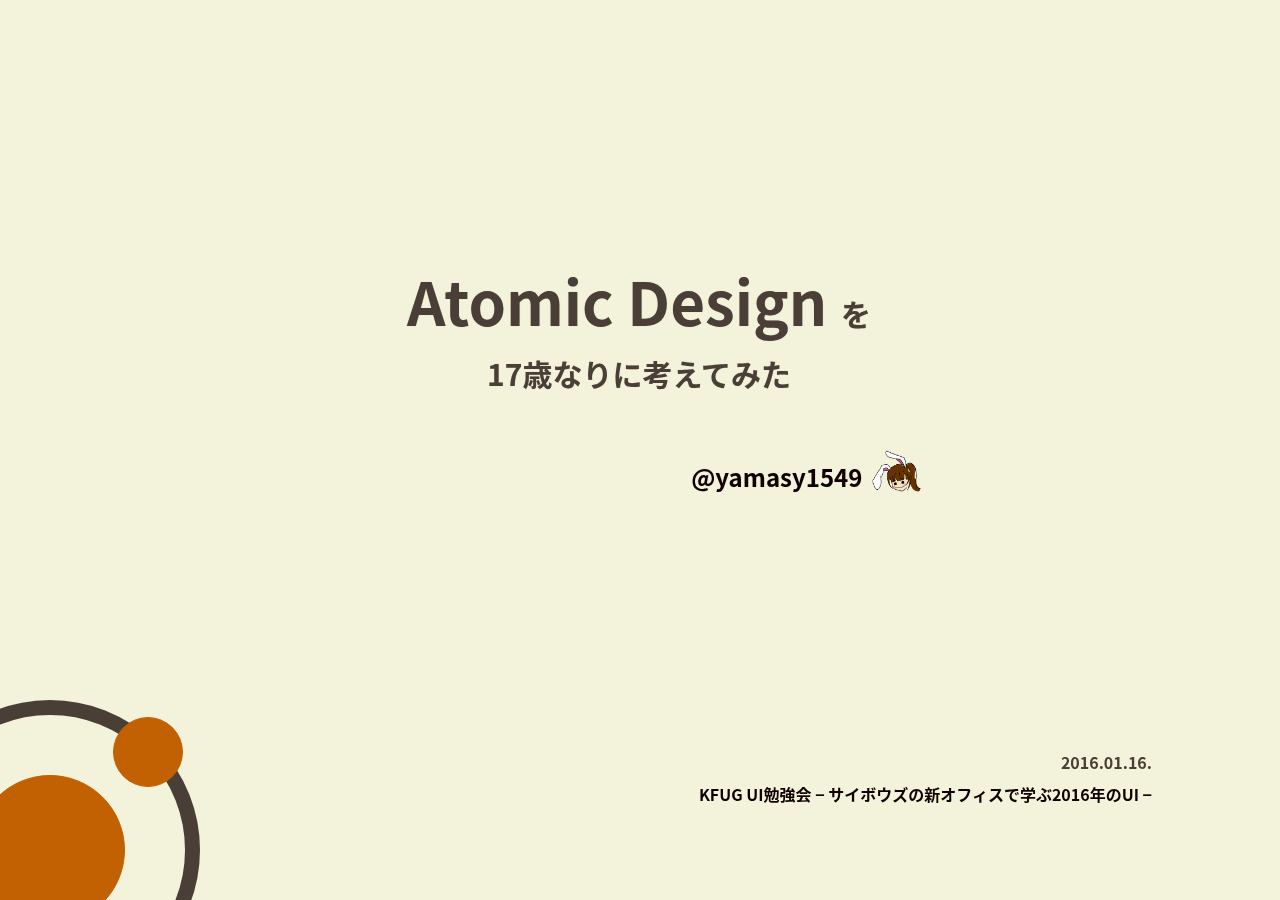
<file: index.html>
<!DOCTYPE html>
<html lang="ja">
<head>
  <meta charset="UTF-8">
  <link rel="stylesheet" href="css/style.css">
  <title>kansai-ug</title>
</head>
<body>

  <h1 class="title">Atomic Design <small>を<br>17歳なりに考えてみた</small></h1>
  <p class="name">@yamasy1549</p>
  <div class="info">
    <p><time pubdate="2016-1-16">2016.01.16.</time></p>
    <p>KFUG UI勉強会 − サイボウズの新オフィスで学ぶ2016年のUI −</p>
  </div>

  <div id="atom"></div>

  <script>
    function lrPage() {
      if(event.keyCode == 39) location.href = "./about.html";
    }
    window.document.onkeydown = lrPage;
  </script>
</body>
</html>
</file>
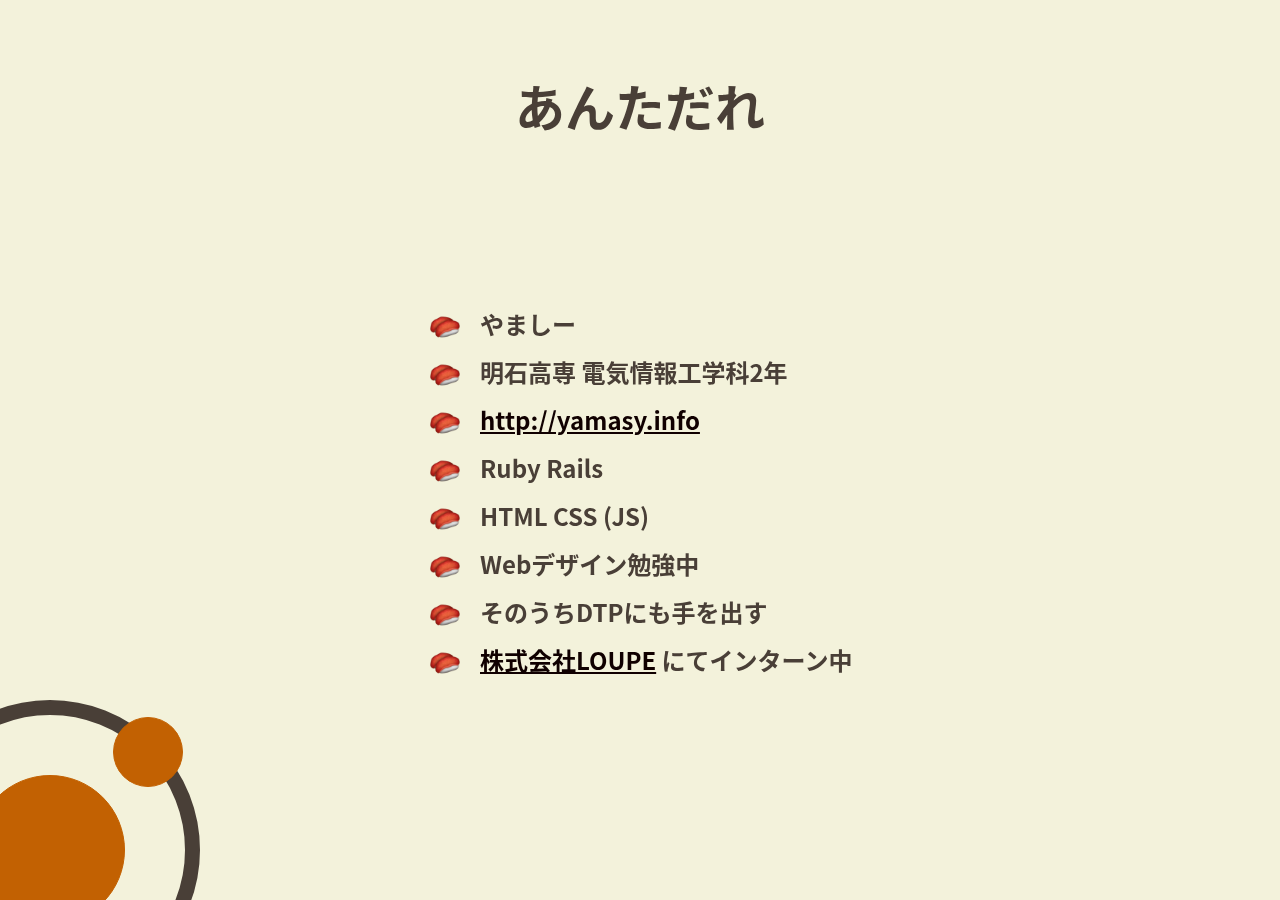
<file: about.html>
<!DOCTYPE html>
<html lang="ja">
<head>
  <meta charset="UTF-8">
  <link rel="stylesheet" href="css/style.css">
  <title>kansai-ug</title>
</head>
<body>

  <h1 class="heading">あんただれ</h1>
  <ul class="myself">
    <li>やましー</li>
    <li>明石高専 電気情報工学科2年</li>
    <li><a href="http://yamasy.info">http://yamasy.info</a></li>
    <li>Ruby Rails</li>
    <li>HTML CSS (JS)</li>
    <li>Webデザイン勉強中</li>
    <li>そのうちDTPにも手を出す</li>
    <li><a href="http://lo-upe.com">株式会社LOUPE</a> にてインターン中</li>
  </ul>

  <div id="atom"></div>

  <script>
    function lrPage() {
      if(event.keyCode == 37) location.href = "./index.html";
      if(event.keyCode == 39) location.href = "./atomicdesign.html";
    }
    window.document.onkeydown = lrPage;
  </script>
</body>
</html>
</file>
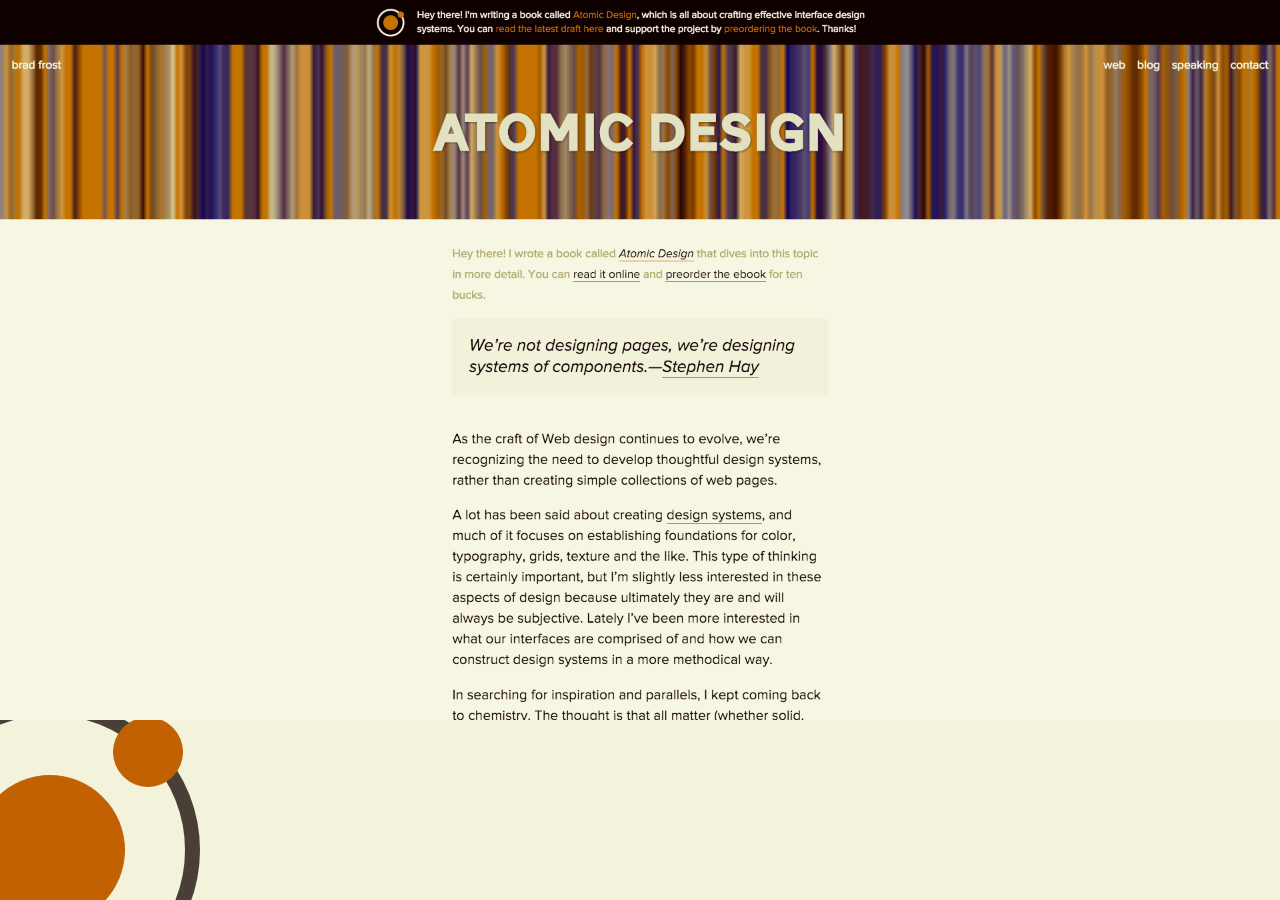
<file: atomicdesign.html>
<!DOCTYPE html>
<html lang="ja">
<head>
  <meta charset="UTF-8">
  <link rel="stylesheet" href="css/style.css">
  <title>kansai-ug</title>
</head>
<body>

  <img src="./images/atomicdesign-web.png" alt="Atomic designのサイト" class="full">

  <div id="atom"></div>

  <script>
    function lrPage() {
      if(event.keyCode == 37) location.href = "./about.html";
      if(event.keyCode == 39) location.href = "./structure.html";
    }
    window.document.onkeydown = lrPage;
  </script>
</body>
</html>
</file>
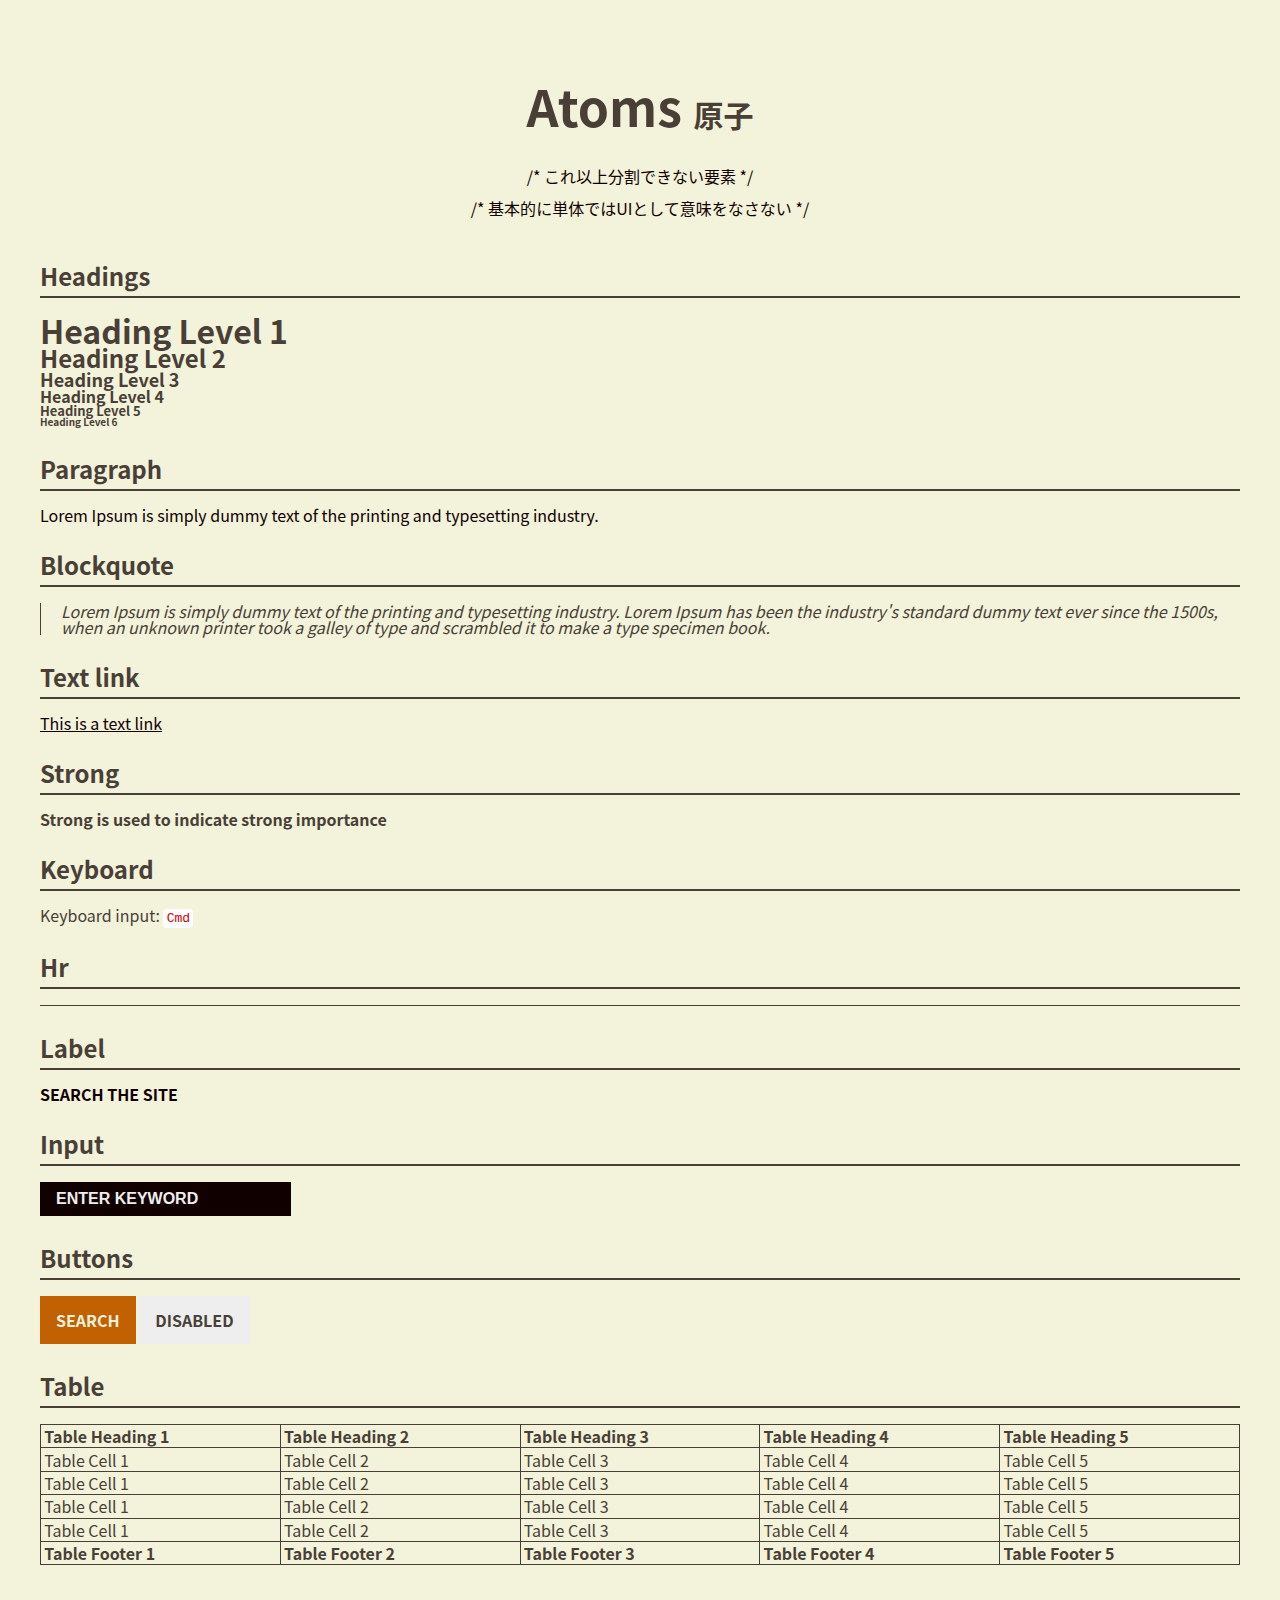
<file: atoms.html>
<!DOCTYPE html>
<html lang="ja">
<head>
  <meta charset="UTF-8">
  <link rel="stylesheet" href="css/style.css">
  <link rel="stylesheet" href="css/atoms/style.css">
  <title>kansai-ug</title>
</head>
<body>
  <h1 class="heading">Atoms <small>原子</small></h1>
  <p class="lead">
    /* これ以上分割できない要素 */
    <br>
    /* 基本的に単体ではUIとして意味をなさない */
  </p>

  <div class="wrapper">
    <h2 class="subheading">Headings</h2>
    <h1>Heading Level 1</h1>
    <h2>Heading Level 2</h2>
    <h3>Heading Level 3</h3>
    <h4>Heading Level 4</h4>
    <h5>Heading Level 5</h5>
    <h6>Heading Level 6</h6>

    <h2 class="subheading">Paragraph</h2>
    <p>Lorem Ipsum is simply dummy text of the printing and typesetting industry.</p>

    <h2 class="subheading">Blockquote</h2>
    <blockquote>
      Lorem Ipsum is simply dummy text of the printing and typesetting industry.
      Lorem Ipsum has been the industry's standard dummy text ever since the 1500s, when an unknown printer took a galley of type and scrambled it to make a type specimen book.
    </blockquote>

    <h2 class="subheading">Text link</h2>
    <a href="">This is a text link</a>

    <h2 class="subheading">Strong</h2>
    <strong>Strong is used to indicate strong importance</strong>

    <h2 class="subheading">Keyboard</h2>
    Keyboard input: <kbd>Cmd</kbd>

    <h2 class="subheading">Hr</h2>
    <hr>

    <h2 class="subheading">Label</h2>
    <label for="keywordInput" class="label">SEARCH THE SITE</label>

    <h2 class="subheading">Input</h2>
    <input type="text" id="keywordInput" placeholder="ENTER KEYWORD" class="input">

    <h2 class="subheading">Buttons</h2>
    <a class="btn" href="">SEARCH</a>
    <a class="btn disabled" href="">DISABLED</a>

    <h2 class="subheading">Table</h2>
    <table>
      <thead>
        <tr>
          <th>Table Heading 1</th>
          <th>Table Heading 2</th>
          <th>Table Heading 3</th>
          <th>Table Heading 4</th>
          <th>Table Heading 5</th>
        </tr>
      </thead>
      <tfoot>
        <tr>
          <th>Table Footer 1</th>
          <th>Table Footer 2</th>
          <th>Table Footer 3</th>
          <th>Table Footer 4</th>
          <th>Table Footer 5</th>
        </tr>
      </tfoot>
      <tbody>
        <tr>
          <td>Table Cell 1</td>
          <td>Table Cell 2</td>
          <td>Table Cell 3</td>
          <td>Table Cell 4</td>
          <td>Table Cell 5</td>
        </tr>
        <tr>
          <td>Table Cell 1</td>
          <td>Table Cell 2</td>
          <td>Table Cell 3</td>
          <td>Table Cell 4</td>
          <td>Table Cell 5</td>
        </tr>
        <tr>
          <td>Table Cell 1</td>
          <td>Table Cell 2</td>
          <td>Table Cell 3</td>
          <td>Table Cell 4</td>
          <td>Table Cell 5</td>
        </tr>
        <tr>
          <td>Table Cell 1</td>
          <td>Table Cell 2</td>
          <td>Table Cell 3</td>
          <td>Table Cell 4</td>
          <td>Table Cell 5</td>
        </tr>
      </tbody>
    </table>
  </div>

  <script>
    function lrPage() {
      if(event.keyCode == 37) location.href = "./structure.html";
      if(event.keyCode == 39) location.href = "./molecules.html";
    }
    window.document.onkeydown = lrPage;
  </script>
</body>
</html>
</file>
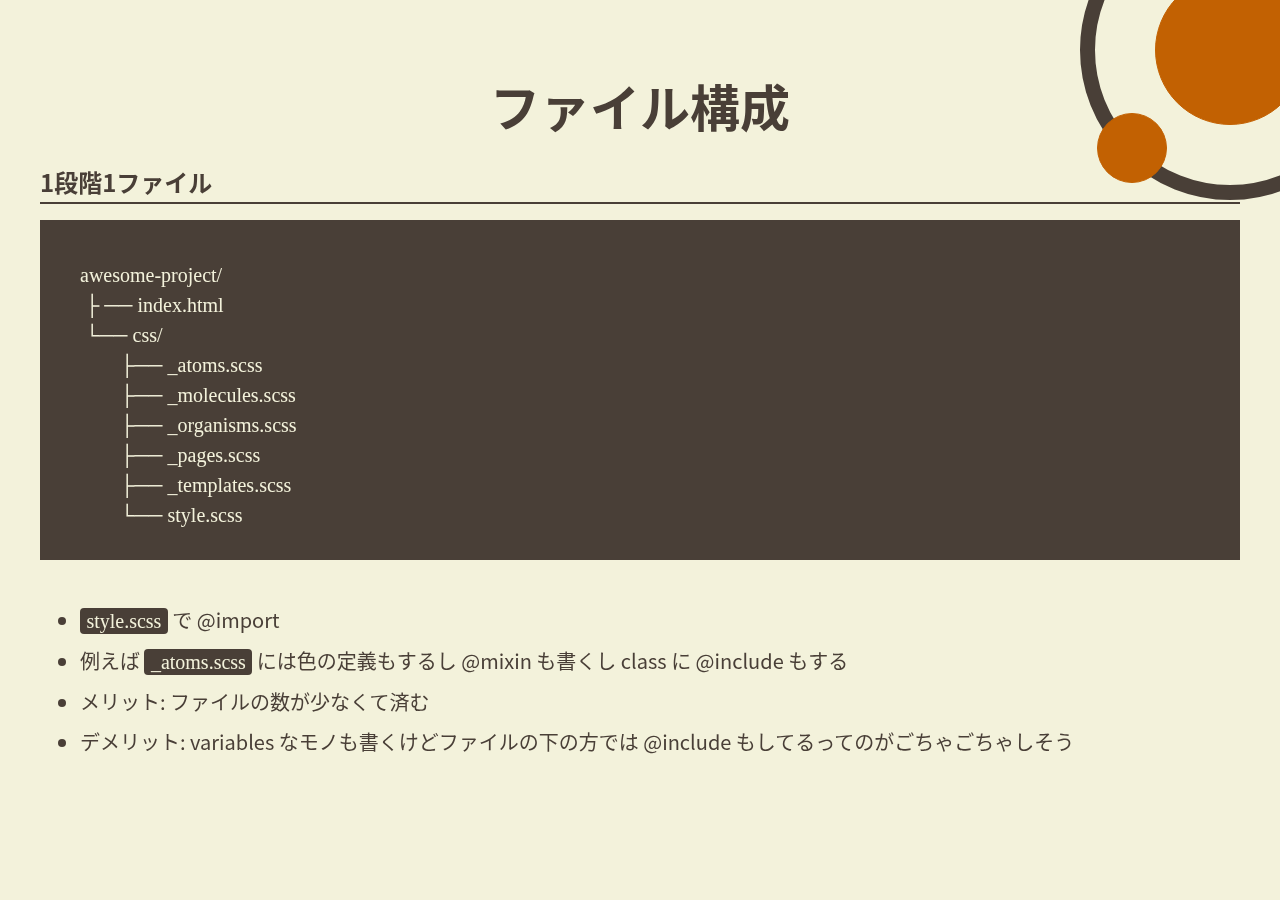
<file: files1.html>
<!DOCTYPE html>
<html lang="ja">
<head>
  <meta charset="UTF-8">
  <link rel="stylesheet" href="css/style.css">
  <title>kansai-ug</title>
</head>
<body>
  <h1 class="heading">ファイル構成</h1>

  <div class="wrapper">
    <h2 class="subheading">1段階1ファイル</h2>
    <pre>
awesome-project/
 ├ ── index.html
 └── css/
        ├── _atoms.scss
        ├── _molecules.scss
        ├── _organisms.scss
        ├── _pages.scss
        ├── _templates.scss
        └── style.scss
  </pre>

    <ul class="supple">
      <li><code>style.scss</code> で @import</li>
      <li>例えば <code>_atoms.scss</code> には色の定義もするし @mixin も書くし class に @include もする</li>
      <li>メリット: ファイルの数が少なくて済む</li>
      <li>デメリット: variables なモノも書くけどファイルの下の方では @include もしてるってのがごちゃごちゃしそう</li>
    </ul>
  </div>

  <div id="atom-top"></div>

  <script>
    function lrPage() {
      if(event.keyCode == 37) location.href = "./pages.html";
      if(event.keyCode == 39) location.href = "./files2.html";
    }
    window.document.onkeydown = lrPage;
  </script>
</body>
</html>
</file>
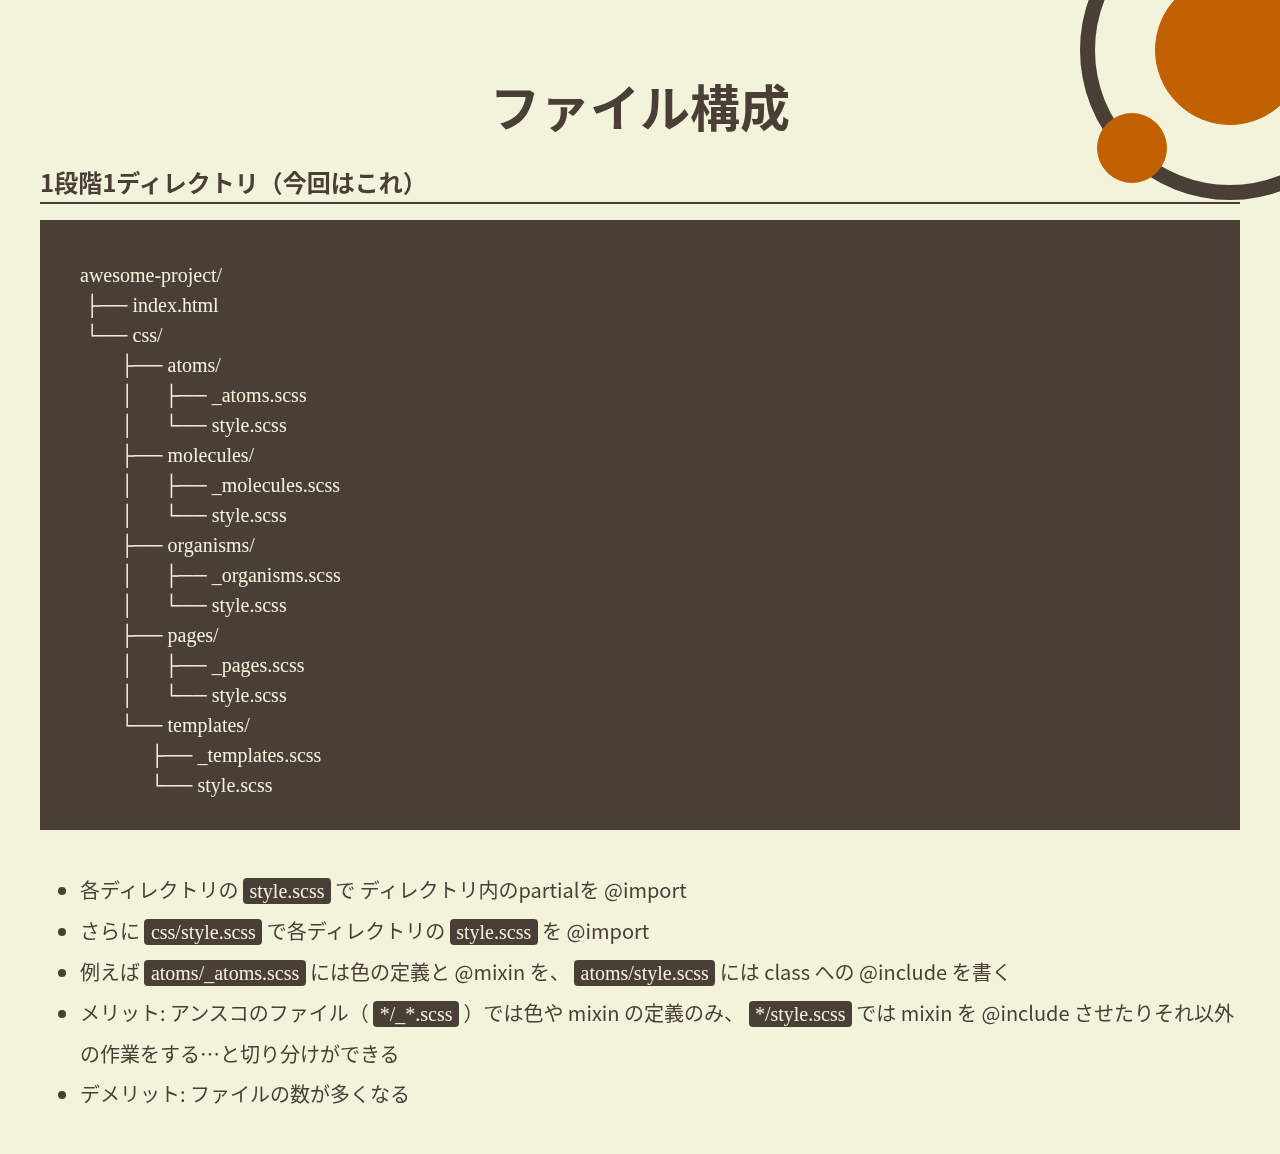
<file: files2.html>
<!DOCTYPE html>
<html lang="ja">
<head>
  <meta charset="UTF-8">
  <link rel="stylesheet" href="css/style.css">
  <title>kansai-ug</title>
</head>
<body>
  <h1 class="heading">ファイル構成</h1>

  <div class="wrapper">
    <h2 class="subheading">1段階1ディレクトリ（今回はこれ）</h2>
    <pre>
awesome-project/
 ├── index.html
 └── css/
        ├── atoms/
        │      ├── _atoms.scss
        │      └── style.scss
        ├── molecules/
        │      ├── _molecules.scss
        │      └── style.scss
        ├── organisms/
        │      ├── _organisms.scss
        │      └── style.scss
        ├── pages/
        │      ├── _pages.scss
        │      └── style.scss
        └── templates/
              ├── _templates.scss
              └── style.scss
  </pre>

    <ul class="supple">
      <li>各ディレクトリの <code>style.scss</code> で ディレクトリ内のpartialを @import</li>
      <li>さらに <code>css/style.scss</code> で各ディレクトリの <code>style.scss</code> を @import</li>
      <li>例えば <code>atoms/_atoms.scss</code> には色の定義と @mixin を、 <code>atoms/style.scss</code> には class への @include を書く</li>
      <li>メリット: アンスコのファイル（ <code>*/_*.scss</code> ）では色や mixin の定義のみ、 <code>*/style.scss</code> では mixin を @include させたりそれ以外の作業をする…と切り分けができる</li>
      <li>デメリット: ファイルの数が多くなる</li>
    </ul>
  </div>

  <div id="atom-top"></div>

  <script>
    function lrPage() {
      if(event.keyCode == 37) location.href = "./files1.html";
      if(event.keyCode == 39) location.href = "./summary.html";
    }
    window.document.onkeydown = lrPage;
  </script>
</body>
</html>
</file>
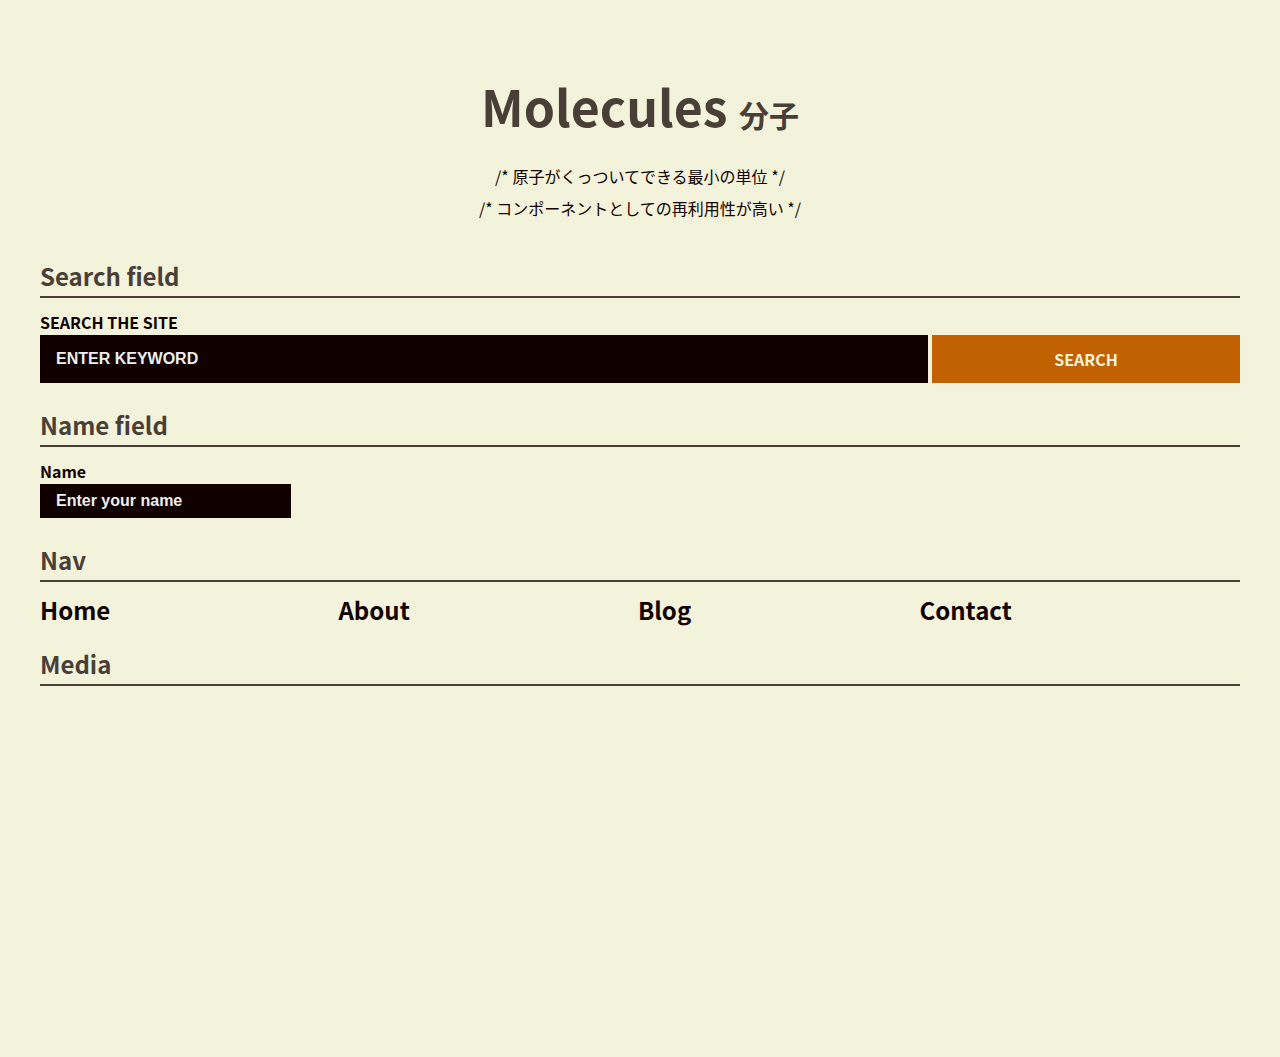
<file: molecules.html>
<!DOCTYPE html>
<html lang="ja">
<head>
  <meta charset="UTF-8">
  <link rel="stylesheet" href="css/style.css">
  <link rel="stylesheet" href="css/molecules/style.css">
  <title>kansai-ug</title>
</head>
<body>
  <h1 class="heading">Molecules <small>分子</small></h1>
  <p class="lead">
    /* 原子がくっついてできる最小の単位 */
    <br>
    /* コンポーネントとしての再利用性が高い */
  </p>

  <div class="wrapper">

    <h2 class="subheading">Search field</h2>
    <div class="search-field">
      <label for="keywordInput" class="label">SEARCH THE SITE</label>
      <div class="search-form">
        <input type="text" id="keywordInput" placeholder="ENTER KEYWORD" class="input">
        <a class="btn" href="">SEARCH</a>
      </div>
    </div>

    <h2 class="subheading">Name field</h2>
    <div class="name-field">
      <label for="name" class="label">Name</label>
      <div class="search-form">
        <input type="text" id="name" placeholder="Enter your name" class="input">
      </div>
    </div>

    <h2 class="subheading">Nav</h2>
    <nav class="nav">
      <ul>
        <li class="nav-item"><a href="">Home</a></li>
        <li class="nav-item"><a href="">About</a></li>
        <li class="nav-item"><a href="">Blog</a></li>
        <li class="nav-item"><a href="">Contact</a></li>
      </ul>
    </nav>

    <h2 class="subheading">Media</h2>
    <iframe class="movie" width="560" height="315" src="https://www.youtube.com/embed/1hESTbW49KQ" frameborder="0" allowfullscreen></iframe>
  </div>

  <script>
    function lrPage() {
      if(event.keyCode == 37) location.href = "./atoms.html";
      if(event.keyCode == 39) location.href = "./organisms.html";
    }
    window.document.onkeydown = lrPage;
  </script>
</body>
</html>
</file>
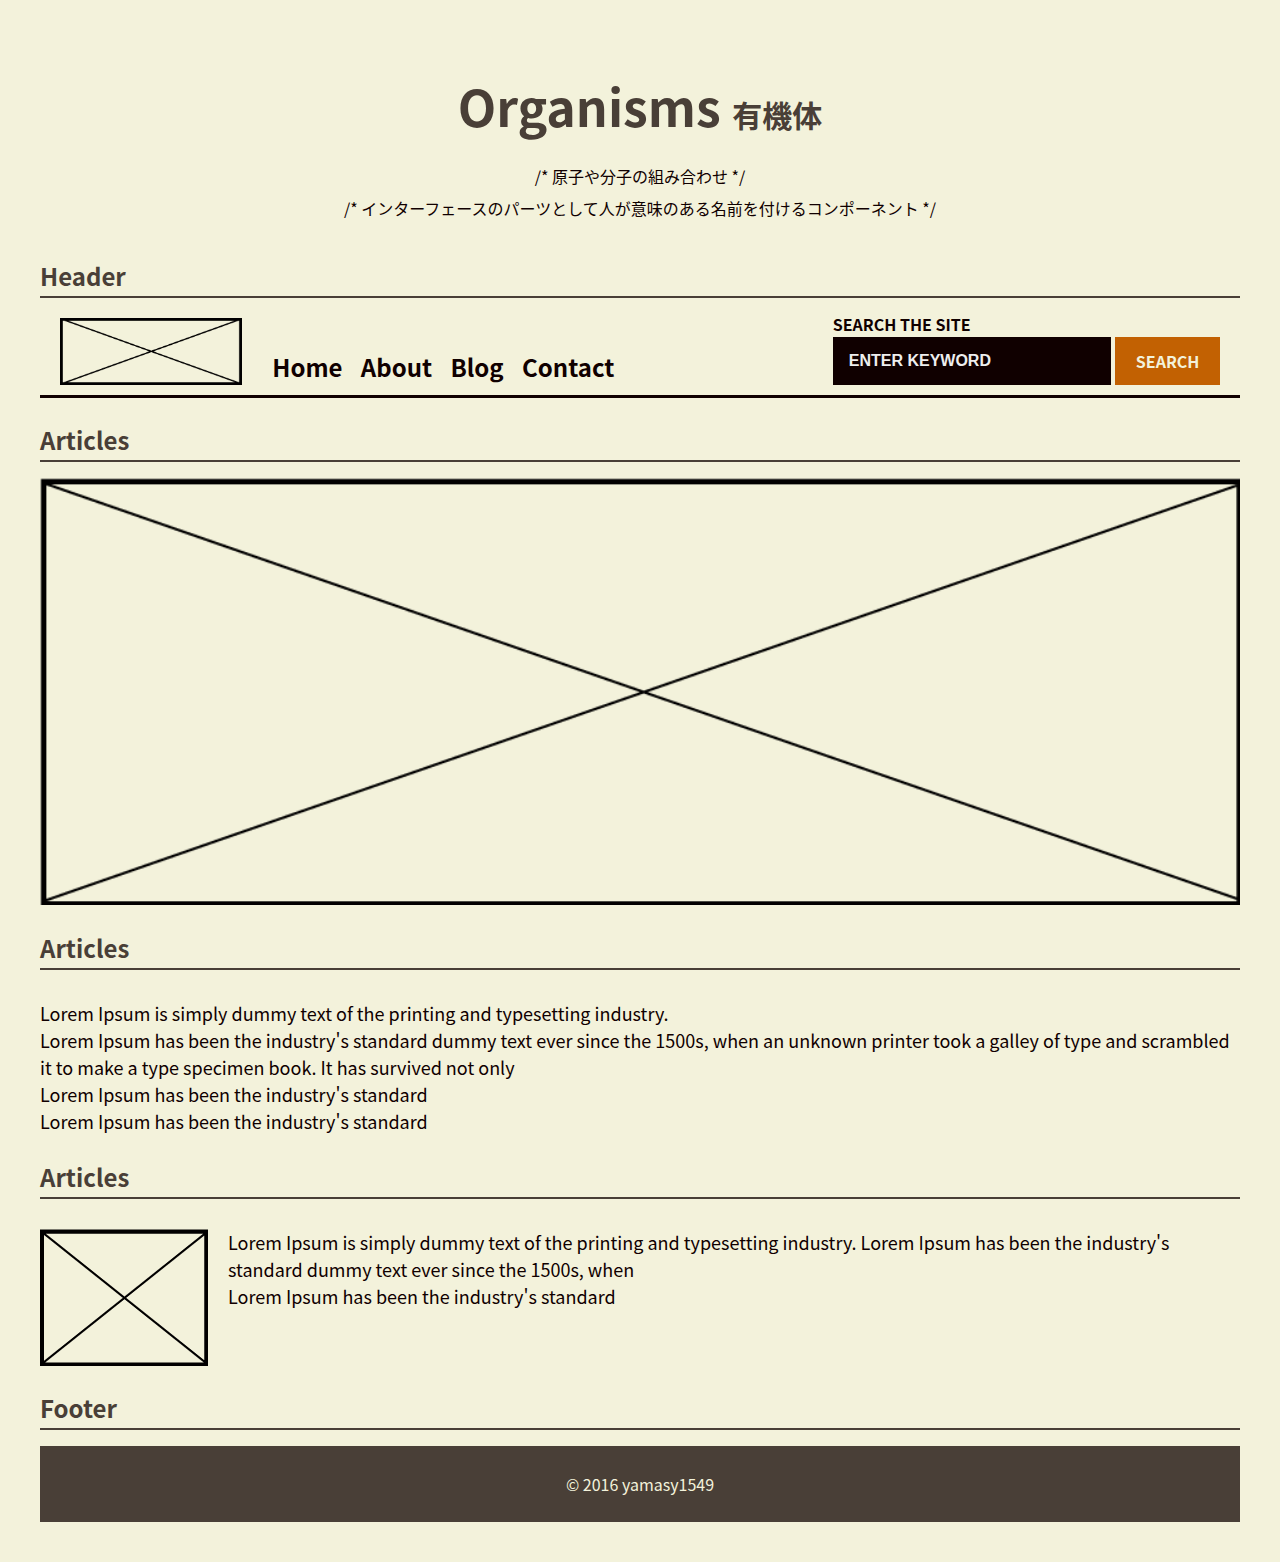
<file: organisms.html>
<!DOCTYPE html>
<html lang="ja">
<head>
  <meta charset="UTF-8">
  <link rel="stylesheet" href="css/style.css">
  <link rel="stylesheet" href="css/organisms/style.css">
  <title>kansai-ug</title>
</head>
<body>
  <h1 class="heading">Organisms <small>有機体</small></h1>
  <p class="lead">
    /* 原子や分子の組み合わせ */
    <br>
    /* インターフェースのパーツとして人が意味のある名前を付けるコンポーネント */
  </p>

  <div class="wrapper">
    <h2 class="subheading">Header</h2>
    <header class="header">
      <img src="images/image-foo.png" alt="ロゴ見本" class="logo">
      <nav class="nav">
        <ul>
          <li class="nav-item"><a href="">Home</a></li>
          <li class="nav-item"><a href="">About</a></li>
          <li class="nav-item"><a href="">Blog</a></li>
          <li class="nav-item"><a href="">Contact</a></li>
        </ul>
      </nav>
      <div class="search-field">
        <label for="keywordInput" class="label">SEARCH THE SITE</label>
        <div class="search-form">
          <input type="text" id="keywordInput" placeholder="ENTER KEYWORD" class="input">
          <a class="btn" href="">SEARCH</a>
        </div>
      </div>
    </header>

    <h2 class="subheading">Articles</h2>
    <main class="main">
      <img src="images/image-top.png" alt="トップ画像" class="top-image">
    </main>

    <h2 class="subheading">Articles</h2>
    <main class="main">
      <article class="row">
        <section>
          <p>
            Lorem Ipsum is simply dummy text of the printing and typesetting industry.
          </p>
          <p>
            Lorem Ipsum has been the industry's standard dummy text ever since the 1500s, when an unknown printer took a galley of type and scrambled it to make a type specimen book. It has survived not only
          </p>
          <p>
            Lorem Ipsum has been the industry's standard
          </p>
          <p>
            Lorem Ipsum has been the industry's standard
          </p>
        </section>
      </article>
    </main>

    <h2 class="subheading">Articles</h2>
    <main class="main">
      <article class="row">
        <section class="row">
          <img src="images/image-small.png" alt="何かの写真" class="small-image">
          <div>
            <p>
              Lorem Ipsum is simply dummy text of the printing and typesetting industry. Lorem Ipsum has been the industry's standard dummy text ever since the 1500s, when 
            </p>
            <p>
              Lorem Ipsum has been the industry's standard
            </p>
          </div>
        </section>
      </article>
    </main>

    <h2 class="subheading">Footer</h2>
    <footer class="footer">
      © 2016 yamasy1549
    </footer>
  </div>

  <script>
    function lrPage() {
      if(event.keyCode == 37) location.href = "./molecules.html";
      if(event.keyCode == 39) location.href = "./templates.html";
    }
    window.document.onkeydown = lrPage;
  </script>
</body>
</html>
</file>
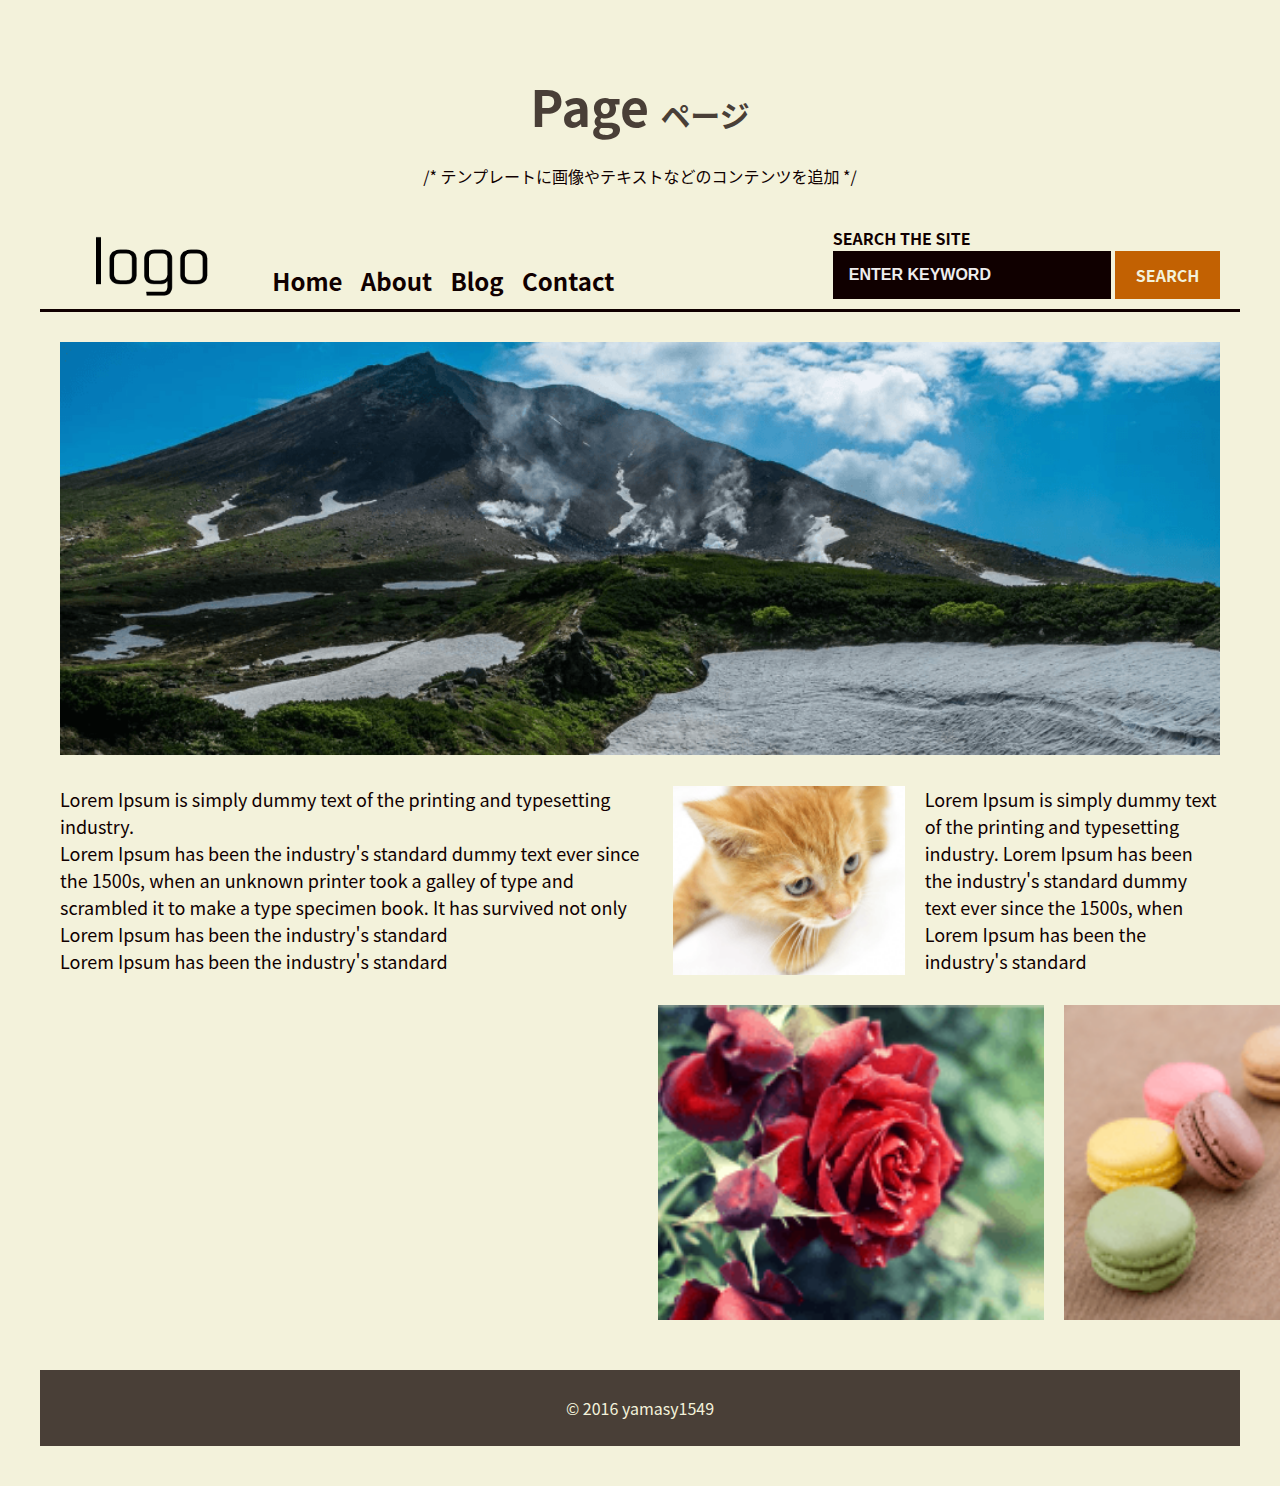
<file: pages.html>
<!DOCTYPE html>
<html lang="ja">
<head>
  <meta charset="UTF-8">
  <link rel="stylesheet" href="css/style.css">
  <link rel="stylesheet" href="css/pages/style.css">
  <title>kansai-ug</title>
</head>
<body>
  <h1 class="heading">Page <small>ページ</small></h1>
  <p class="lead">
    /* テンプレートに画像やテキストなどのコンテンツを追加 */
  </p>

  <div class="wrapper">
    <header class="header">
      <img src="images/logo-page.png" alt="ロゴ見本" class="logo">
      <nav class="nav">
        <ul>
          <li class="nav-item"><a href="">Home</a></li>
          <li class="nav-item"><a href="">About</a></li>
          <li class="nav-item"><a href="">Blog</a></li>
          <li class="nav-item"><a href="">Contact</a></li>
        </ul>
      </nav>
      <div class="search-field">
        <label for="keywordInput" class="label">SEARCH THE SITE</label>
        <div class="search-form">
          <input type="text" id="keywordInput" placeholder="ENTER KEYWORD" class="input">
          <a class="btn" href="">SEARCH</a>
        </div>
      </div>
    </header>

    <main class="main">
      <img src="images/image-page-top.png" alt="トップ画像" class="top-image">
      <article class="row">
        <section>
          <p>
            Lorem Ipsum is simply dummy text of the printing and typesetting industry.
          </p>
          <p>
            Lorem Ipsum has been the industry's standard dummy text ever since the 1500s, when an unknown printer took a galley of type and scrambled it to make a type specimen book. It has survived not only
          </p>
          <p>
            Lorem Ipsum has been the industry's standard
          </p>
          <p>
            Lorem Ipsum has been the industry's standard
          </p>
        </section>
        <section class="row">
          <img src="images/image-page-small1.png" alt="何かの写真" class="small-image">
          <div>
            <p>
              Lorem Ipsum is simply dummy text of the printing and typesetting industry. Lorem Ipsum has been the industry's standard dummy text ever since the 1500s, when 
            </p>
            <p>
              Lorem Ipsum has been the industry's standard
            </p>
          </div>
        </section>
      </article>
      <article class="row">
        <section>
          <iframe class="movie" width="560" height="315" src="https://www.youtube.com/embed/1hESTbW49KQ" frameborder="0" allowfullscreen></iframe>
        </section>
        <section class="row">
          <img src="images/image-page-small2.png" alt="何かの写真" class="small-image">
          <img src="images/image-page-small3.png" alt="何かの写真" class="small-image">
          <img src="images/image-page-small4.png" alt="何かの写真" class="small-image">
        </section>
      </article>
    </main>
    <footer class="footer">
      © 2016 yamasy1549
    </footer>
  </div>

  <script>
    function lrPage() {
      if(event.keyCode == 37) location.href = "./templates.html";
      if(event.keyCode == 39) location.href = "./files1.html";
    }
    window.document.onkeydown = lrPage;
  </script>
</body>
</html>
</file>
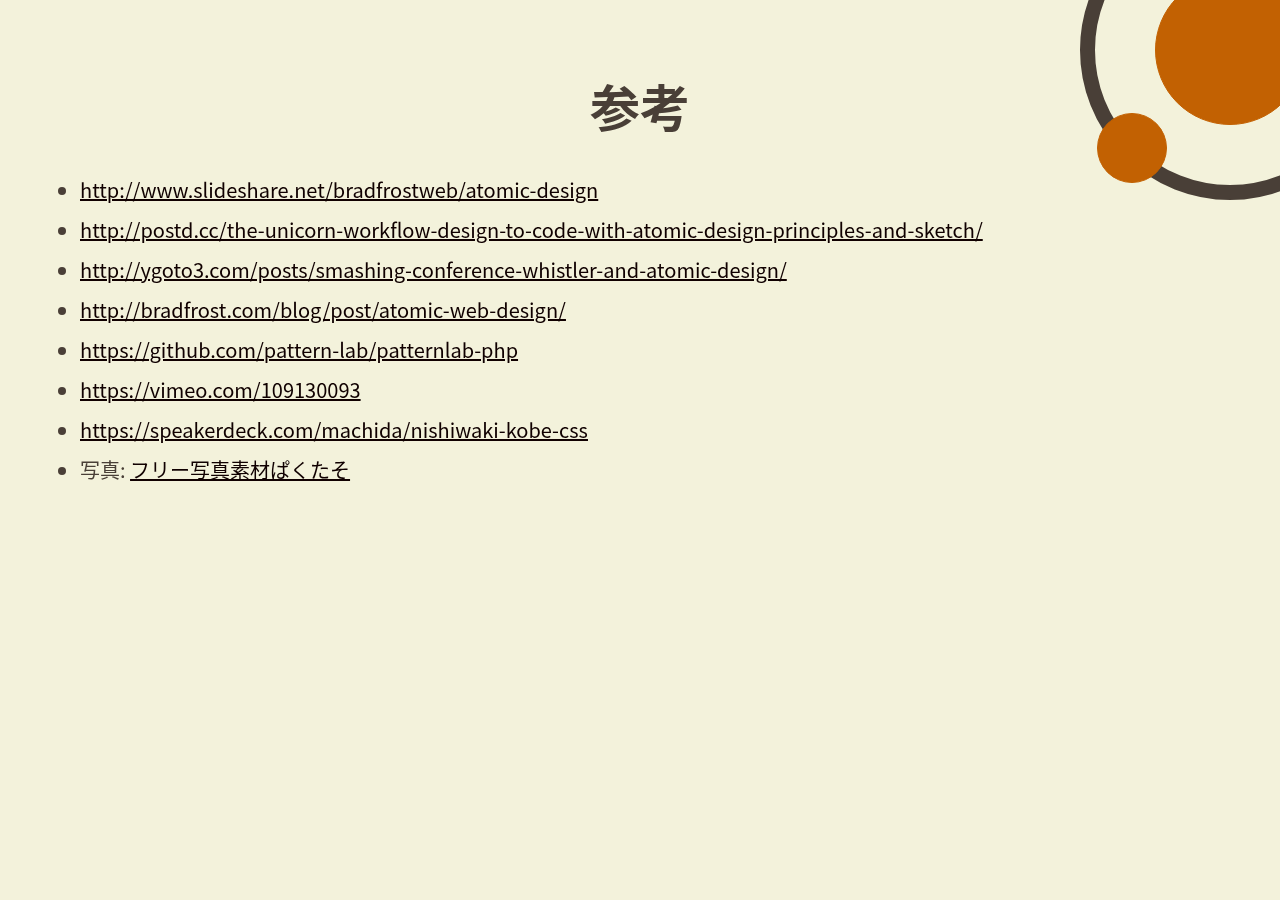
<file: ref.html>
<!DOCTYPE html>
<html lang="ja">
<head>
  <meta charset="UTF-8">
  <link rel="stylesheet" href="css/style.css">
  <title>kansai-ug</title>
</head>
<body>

  <h1 class="heading">参考</h1>

  <div class="wrapper">
    <ul class="supple">
      <li><a href="http://www.slideshare.net/bradfrostweb/atomic-design">http://www.slideshare.net/bradfrostweb/atomic-design</a></li>
      <li><a href="http://postd.cc/the-unicorn-workflow-design-to-code-with-atomic-design-principles-and-sketch/">http://postd.cc/the-unicorn-workflow-design-to-code-with-atomic-design-principles-and-sketch/</a></li>
      <li><a href="http://ygoto3.com/posts/smashing-conference-whistler-and-atomic-design/">http://ygoto3.com/posts/smashing-conference-whistler-and-atomic-design/</a></li>
      <li><a href="http://bradfrost.com/blog/post/atomic-web-design/">http://bradfrost.com/blog/post/atomic-web-design/</a></li>
      <li><a href="https://github.com/pattern-lab/patternlab-php">https://github.com/pattern-lab/patternlab-php</a></li>
      <li><a href="https://vimeo.com/109130093">https://vimeo.com/109130093</a></li>
      <li><a href="https://speakerdeck.com/machida/nishiwaki-kobe-css">https://speakerdeck.com/machida/nishiwaki-kobe-css</a></li>
      <li>写真: <a href="https://www.pakutaso.com">フリー写真素材ぱくたそ</a></li>
    </ul>
  </div>

  <div id="atom-top"></div>

  <script>
    function lrPage() {
      if(event.keyCode == 37) location.href = "./thanks.html";
    }
    window.document.onkeydown = lrPage;
  </script>
</body>
</html>
</file>
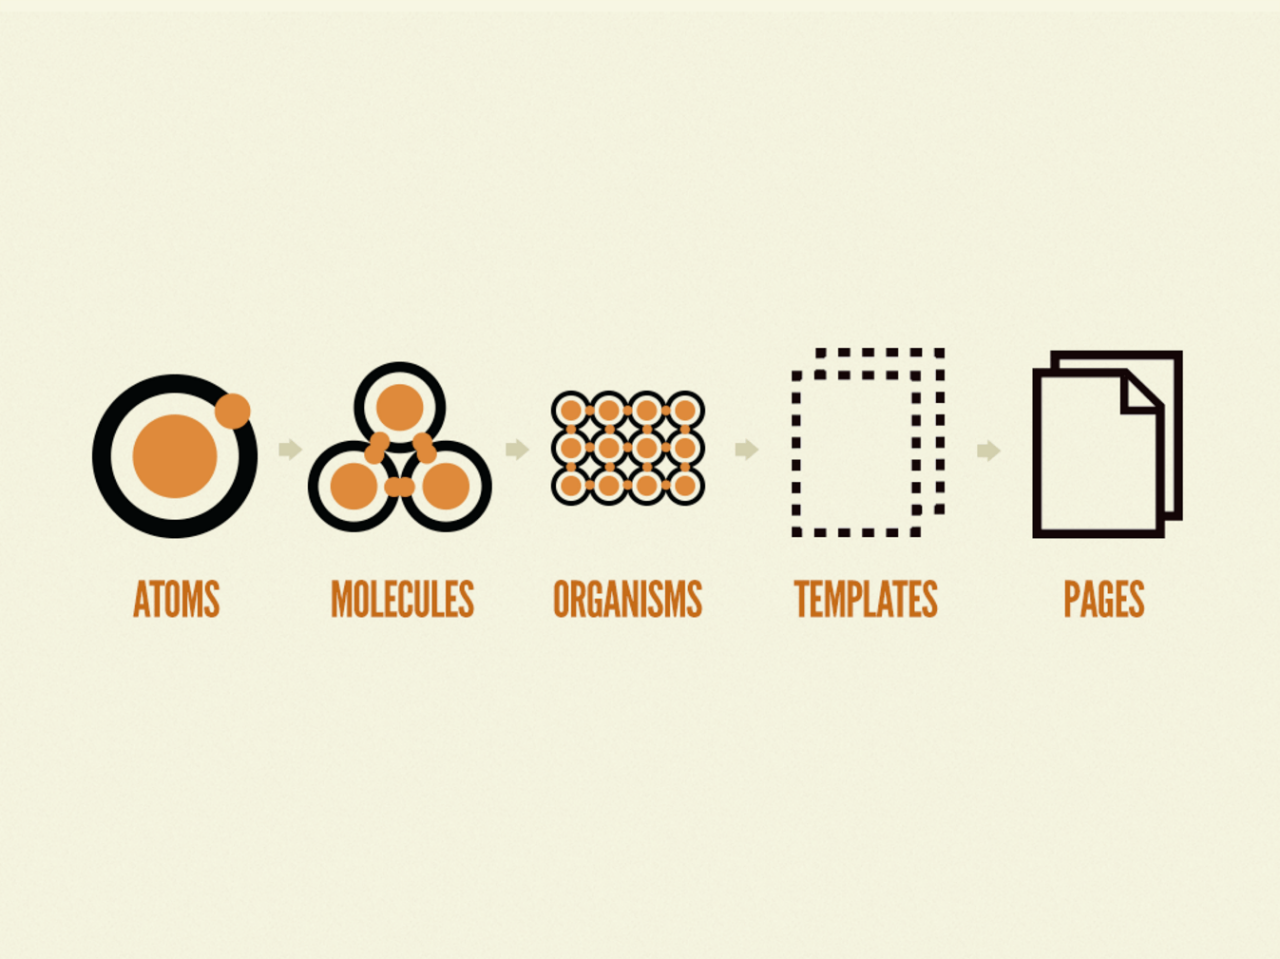
<file: structure.html>
<!DOCTYPE html>
<html lang="ja">
<head>
  <meta charset="UTF-8">
  <link rel="stylesheet" href="css/style.css">
  <title>kansai-ug</title>
</head>
<body>

  <img src="./images/atomicdesign-structure.png" alt="Atomic designの構成" class="full">

  <script>
    function lrPage() {
      if(event.keyCode == 37) location.href = "./atomicdesign.html";
      if(event.keyCode == 39) location.href = "./atoms.html";
    }
    window.document.onkeydown = lrPage;
  </script>
</body>
</html>
</file>
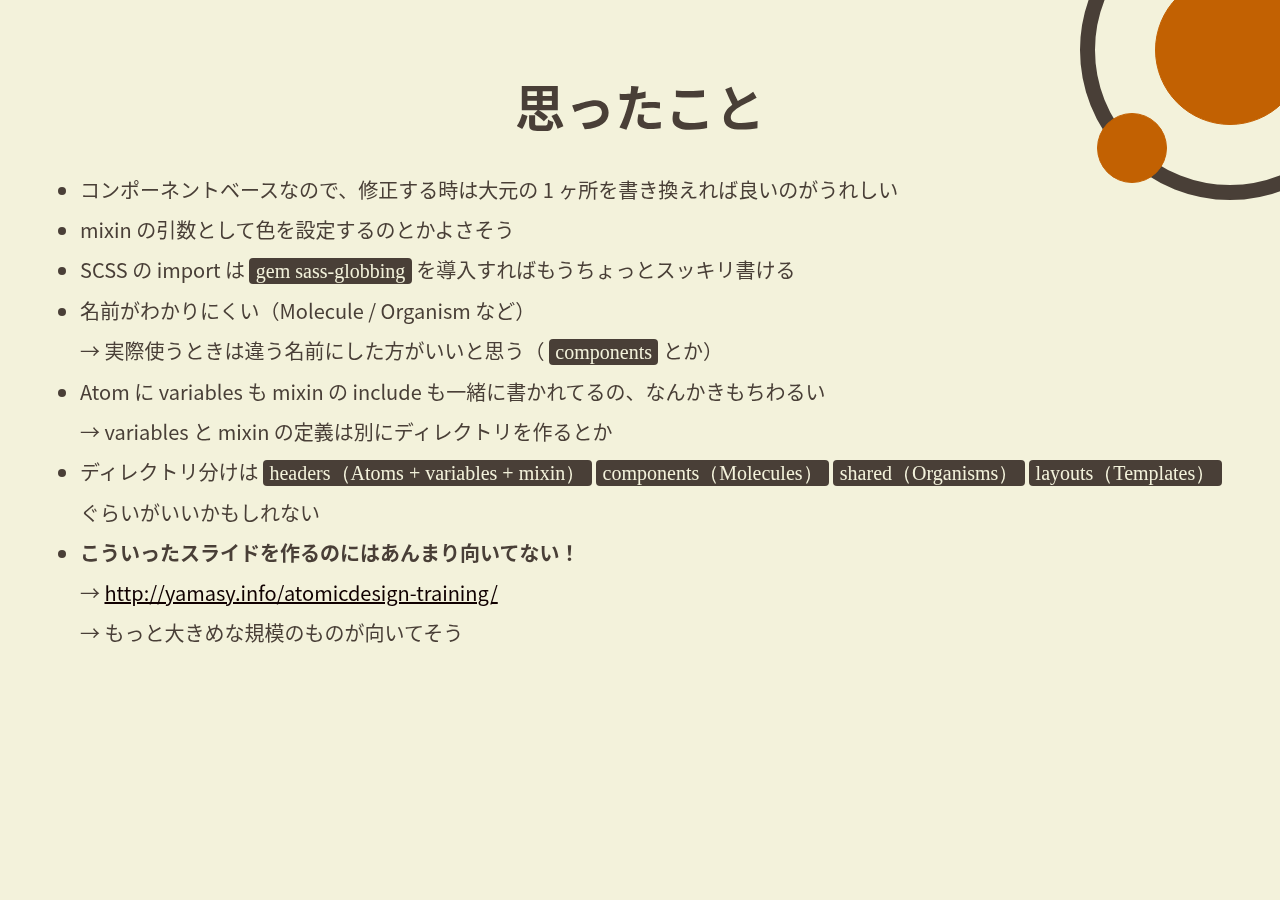
<file: summary.html>
<!DOCTYPE html>
<html lang="ja">
<head>
  <meta charset="UTF-8">
  <link rel="stylesheet" href="css/style.css">
  <title>kansai-ug</title>
</head>
<body>

  <h1 class="heading">思ったこと</h1>

  <div class="wrapper">
    <ul class="supple">
      <li>コンポーネントベースなので、修正する時は大元の 1 ヶ所を書き換えれば良いのがうれしい</li>
      <li>mixin の引数として色を設定するのとかよさそう</li>
      <li>
        SCSS の import は <code>gem sass-globbing</code> を導入すればもうちょっとスッキリ書ける
      </li>
      <li>
        名前がわかりにくい（Molecule / Organism など）<br>
        → 実際使うときは違う名前にした方がいいと思う（ <code>components</code> とか）
      </li>
      <li>
        Atom に variables も mixin の include も一緒に書かれてるの、なんかきもちわるい<br>
        → variables と mixin の定義は別にディレクトリを作るとか
      </li>
      <li>
        ディレクトリ分けは <code>headers（Atoms + variables + mixin）</code> <code>components（Molecules）</code> <code>shared（Organisms）</code> <code>layouts（Templates）</code> ぐらいがいいかもしれない
      </li>
      <li>
        <strong>こういったスライドを作るのにはあんまり向いてない！</strong><br>
        → <a href="http://yamasy.info/atomicdesign-training/">http://yamasy.info/atomicdesign-training/</a><br>
        → もっと大きめな規模のものが向いてそう
      </li>
    </ul>
  </div>

  <div id="atom-top"></div>

  <script>
    function lrPage() {
      if(event.keyCode == 37) location.href = "./files2.html";
      if(event.keyCode == 39) location.href = "./thanks.html";
    }
    window.document.onkeydown = lrPage;
  </script>
</body>
</html>
</file>
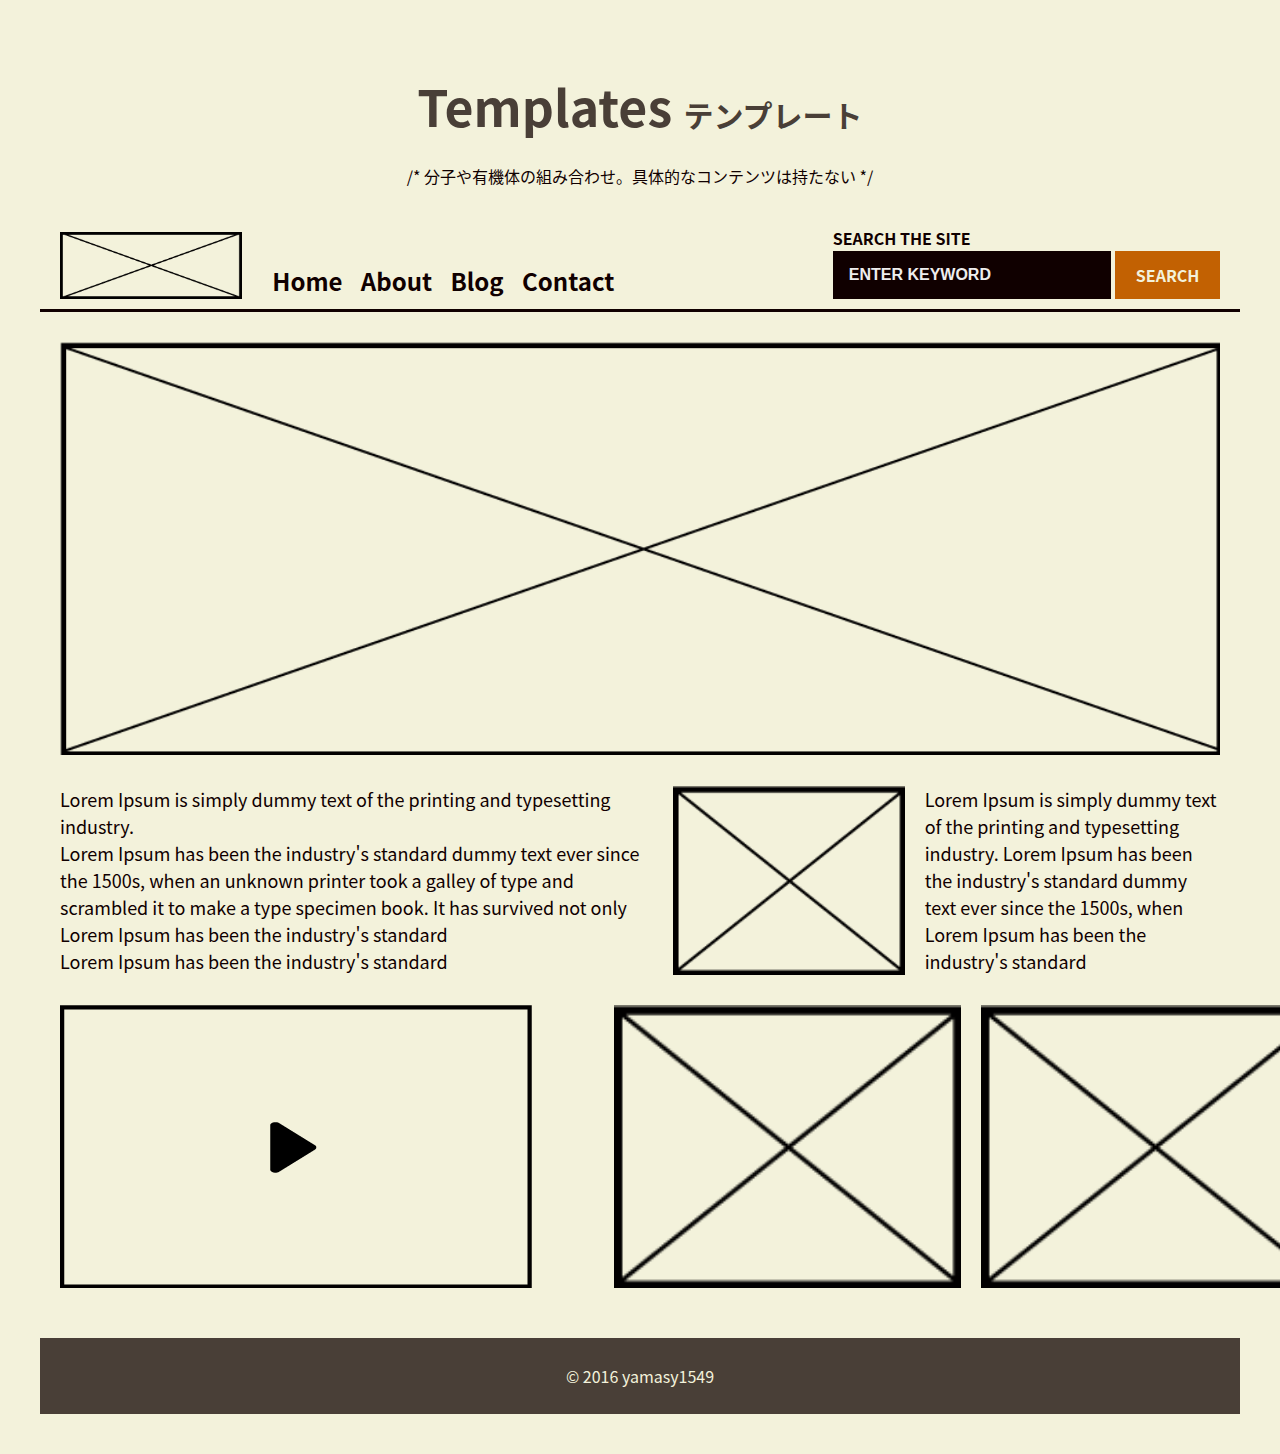
<file: templates.html>
<!DOCTYPE html>
<html lang="ja">
<head>
  <meta charset="UTF-8">
  <link rel="stylesheet" href="css/style.css">
  <link rel="stylesheet" href="css/templates/style.css">
  <title>kansai-ug</title>
</head>
<body>
  <h1 class="heading">Templates <small>テンプレート</small></h1>
  <p class="lead">
    /* 分子や有機体の組み合わせ。具体的なコンテンツは持たない */
  </p>

  <div class="wrapper">
    <header class="header">
      <img src="images/image-foo.png" alt="ロゴ見本" class="logo">
      <nav class="nav">
        <ul>
          <li class="nav-item"><a href="">Home</a></li>
          <li class="nav-item"><a href="">About</a></li>
          <li class="nav-item"><a href="">Blog</a></li>
          <li class="nav-item"><a href="">Contact</a></li>
        </ul>
      </nav>
      <div class="search-field">
        <label for="keywordInput" class="label">SEARCH THE SITE</label>
        <div class="search-form">
          <input type="text" id="keywordInput" placeholder="ENTER KEYWORD" class="input">
          <a class="btn" href="">SEARCH</a>
        </div>
      </div>
    </header>

    <main class="main">
      <img src="images/image-top.png" alt="トップ画像" class="top-image">
      <article class="row">
        <section>
          <p>
            Lorem Ipsum is simply dummy text of the printing and typesetting industry.
          </p>
          <p>
            Lorem Ipsum has been the industry's standard dummy text ever since the 1500s, when an unknown printer took a galley of type and scrambled it to make a type specimen book. It has survived not only
          </p>
          <p>
            Lorem Ipsum has been the industry's standard
          </p>
          <p>
            Lorem Ipsum has been the industry's standard
          </p>
        </section>
        <section class="row">
          <img src="images/image-small.png" alt="何かの写真" class="small-image">
          <div>
            <p>
              Lorem Ipsum is simply dummy text of the printing and typesetting industry. Lorem Ipsum has been the industry's standard dummy text ever since the 1500s, when 
            </p>
            <p>
              Lorem Ipsum has been the industry's standard
            </p>
          </div>
        </section>
      </article>
      <article class="row">
        <section>
          <img src="images/image-movie.png" alt="映像" class="movie">
        </section>
        <section class="row">
          <img src="images/image-small.png" alt="何かの写真" class="small-image">
          <img src="images/image-small.png" alt="何かの写真" class="small-image">
          <img src="images/image-small.png" alt="何かの写真" class="small-image">
        </section>
      </article>
    </main>
    <footer class="footer">
      © 2016 yamasy1549
    </footer>
  </div>

  <script>
    function lrPage() {
      if(event.keyCode == 37) location.href = "./organisms.html";
      if(event.keyCode == 39) location.href = "./pages.html";
    }
    window.document.onkeydown = lrPage;
  </script>
</body>
</html>
</file>
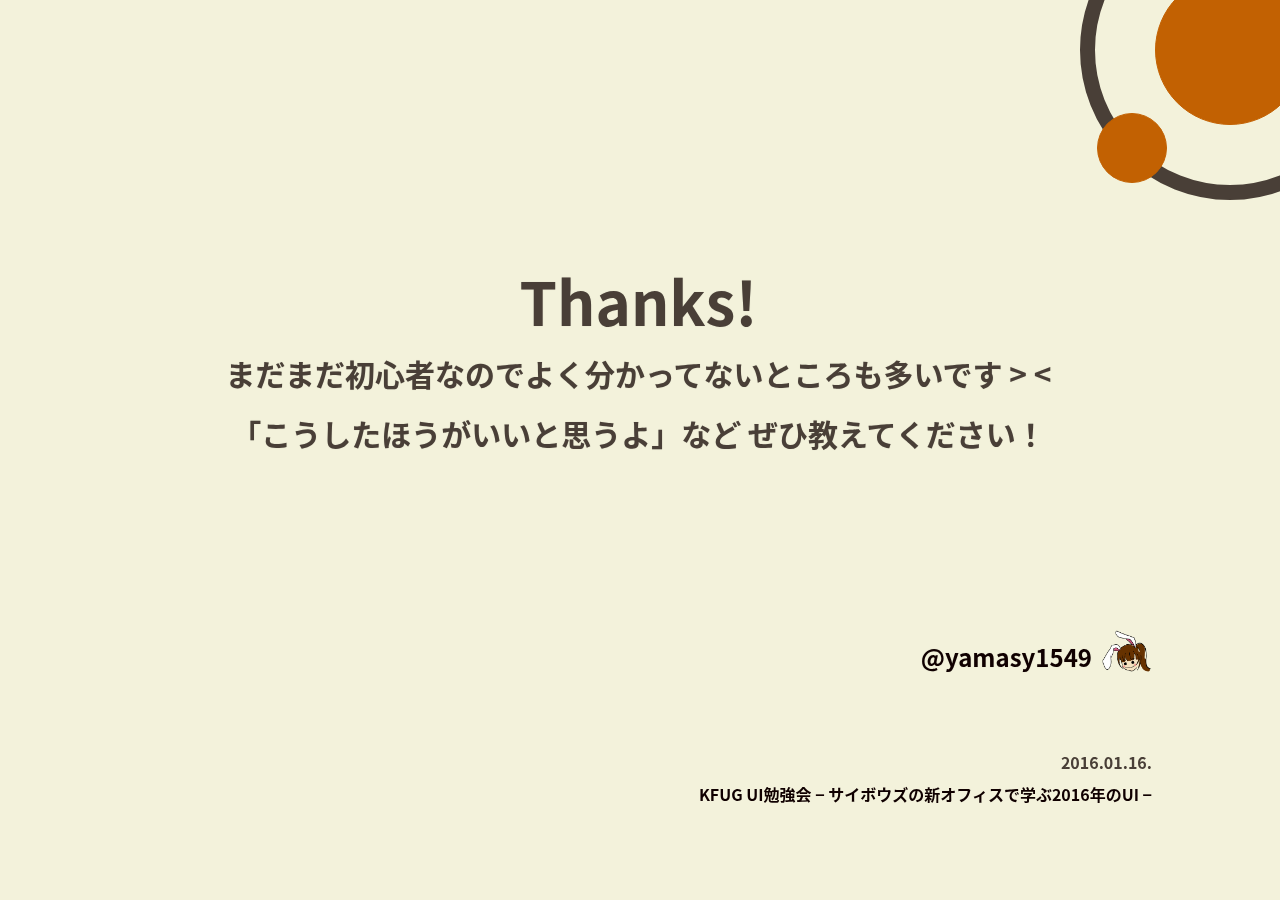
<file: thanks.html>
<!DOCTYPE html>
<html lang="ja">
<head>
  <meta charset="UTF-8">
  <link rel="stylesheet" href="css/style.css">
  <title>kansai-ug</title>
</head>
<body>

  <h1 class="thanks">
    Thanks!<br>
    <small>
      まだまだ初心者なのでよく分かってないところも多いです > <<br>
      「こうしたほうがいいと思うよ」など ぜひ教えてください！
    </small>
  </h1>

  <div class="info">
    <p class="name">@yamasy1549</p>
    <p><time pubdate="2016-1-16">2016.01.16.</time></p>
    <p>KFUG UI勉強会 − サイボウズの新オフィスで学ぶ2016年のUI −</p>
  </div>

  <div id="atom-top"></div>

  <script>
    function lrPage() {
      if(event.keyCode == 37) location.href = "./files2.html";
      if(event.keyCode == 39) location.href = "./ref.html";
    }
    window.document.onkeydown = lrPage;
  </script>
</body>
</html>
</file>
<file: css/atoms/style.css>
@charset "UTF-8";
/* 基本的に単体ではUIとして意味をなさない */
/* これ以上分割できない要素 */
/* colors */
/* fonts */
/* animations */
/* headings */
/* paragraph */
/* blockquote */
/* inline elements */
/* labels */
/* input */
/* buttons */
/* table */
*, *::before, *::after {
  box-sizing: border-box; }

body {
  font-family: "Noto Sans CJK JP", Meiryo, sans-serif;
  background: #F3F2DB; }

h1 {
  font-size: 32px; }

h2 {
  font-size: 24px; }

h3 {
  font-size: 18px; }

h4 {
  font-size: 16px; }

h5 {
  font-size: 13px; }

h6 {
  font-size: 10px; }

p {
  color: #100000; }

blockquote {
  color: #493F37;
  font-style: italic;
  border-left: 1px solid #493F37;
  padding-left: 20px; }

a {
  color: #100000; }

kbd {
  background-color: #ffffff;
  color: #C80000;
  padding: 0.1rem 0.2rem;
  border-radius: 4px; }

hr {
  border: 0;
  background-color: #493F37; }

small {
  font-size: 10px; }

.label {
  color: #100000;
  font-size: 16px;
  line-height: 1;
  font-weight: bold;
  font-stretch: extra-condensed; }

.input {
  display: inline-block;
  background-color: #100000;
  color: #EEEEEE;
  font-size: 16px;
  line-height: 1;
  font-weight: bold;
  padding: 0.5rem 1rem;
  border: 0;
  font-stretch: extra-condensed; }
  .input:placeholder-shown {
    color: #EEEEEE; }
  .input::-webkit-input-placeholder {
    color: #EEEEEE; }
  .input:-moz-placeholder {
    color: #EEEEEE;
    opacity: 1; }
  .input::-moz-placeholder {
    color: #EEEEEE;
    opacity: 1; }
  .input:-ms-input-placeholder {
    color: #EEEEEE; }

.btn {
  display: inline-block;
  background-color: #C26102;
  color: #F3F2DB;
  font-size: 16px;
  line-height: 1;
  font-weight: bold;
  padding: 1rem;
  border: 0;
  text-align: center;
  font-stretch: extra-condensed;
  text-decoration: none; }

.disabled {
  background-color: #EEEEEE;
  color: #493F37;
  cursor: not-allowed; }

table {
  border-collapse: collapse;
  border-spacing: 0;
  border: 1px solid #493F37;
  width: 100%; }
  table th,
  table td {
    text-align: left;
    border: 1px solid #493F37;
    padding: 0.2rem; }

pre,
code {
  font-family: Ricty; }

/*# sourceMappingURL=style.css.map */
</file>
<file: css/molecules/style.css>
@charset "UTF-8";
/* 基本的に単体ではUIとして意味をなさない */
/* これ以上分割できない要素 */
/* colors */
/* fonts */
/* animations */
/* headings */
/* paragraph */
/* blockquote */
/* inline elements */
/* labels */
/* input */
/* buttons */
/* table */
*, *::before, *::after {
  box-sizing: border-box; }

body {
  font-family: "Noto Sans CJK JP", Meiryo, sans-serif;
  background: #F3F2DB; }

h1 {
  font-size: 32px; }

h2 {
  font-size: 24px; }

h3 {
  font-size: 18px; }

h4 {
  font-size: 16px; }

h5 {
  font-size: 13px; }

h6 {
  font-size: 10px; }

p {
  color: #100000; }

blockquote {
  color: #493F37;
  font-style: italic;
  border-left: 1px solid #493F37;
  padding-left: 20px; }

a {
  color: #100000; }

kbd {
  background-color: #ffffff;
  color: #C80000;
  padding: 0.1rem 0.2rem;
  border-radius: 4px; }

hr {
  border: 0;
  background-color: #493F37; }

small {
  font-size: 10px; }

.label {
  color: #100000;
  font-size: 16px;
  line-height: 1;
  font-weight: bold;
  font-stretch: extra-condensed; }

.input {
  display: inline-block;
  background-color: #100000;
  color: #EEEEEE;
  font-size: 16px;
  line-height: 1;
  font-weight: bold;
  padding: 0.5rem 1rem;
  border: 0;
  font-stretch: extra-condensed; }
  .input:placeholder-shown {
    color: #EEEEEE; }
  .input::-webkit-input-placeholder {
    color: #EEEEEE; }
  .input:-moz-placeholder {
    color: #EEEEEE;
    opacity: 1; }
  .input::-moz-placeholder {
    color: #EEEEEE;
    opacity: 1; }
  .input:-ms-input-placeholder {
    color: #EEEEEE; }

.btn {
  display: inline-block;
  background-color: #C26102;
  color: #F3F2DB;
  font-size: 16px;
  line-height: 1;
  font-weight: bold;
  padding: 1rem;
  border: 0;
  text-align: center;
  font-stretch: extra-condensed;
  text-decoration: none; }

.disabled {
  background-color: #EEEEEE;
  color: #493F37;
  cursor: not-allowed; }

table {
  border-collapse: collapse;
  border-spacing: 0;
  border: 1px solid #493F37;
  width: 100%; }
  table th,
  table td {
    text-align: left;
    border: 1px solid #493F37;
    padding: 0.2rem; }

pre,
code {
  font-family: Ricty; }

.search-field .search-form {
  display: flex; }
.search-field .label {
  display: block;
  padding-bottom: 0.3rem; }
.search-field .input {
  flex-grow: 3;
  margin-right: 4px; }
.search-field .btn {
  flex-grow: 1; }

.name-field .label {
  display: block;
  padding-bottom: 0.3rem; }

.nav ul,
.nav ol {
  display: flex; }
.nav .nav-item {
  flex-grow: 1;
  font-weight: bold;
  font-size: 24px;
  list-style: none; }
.nav a {
  text-decoration: none; }

.logo {
  display: block; }

.movie {
  display: block; }

/*# sourceMappingURL=style.css.map */
</file>
<file: css/organisms/style.css>
@charset "UTF-8";
/* 基本的に単体ではUIとして意味をなさない */
/* これ以上分割できない要素 */
/* colors */
/* fonts */
/* animations */
/* headings */
/* paragraph */
/* blockquote */
/* inline elements */
/* labels */
/* input */
/* buttons */
/* table */
*, *::before, *::after {
  box-sizing: border-box; }

body {
  font-family: "Noto Sans CJK JP", Meiryo, sans-serif;
  background: #F3F2DB; }

h1 {
  font-size: 32px; }

h2 {
  font-size: 24px; }

h3 {
  font-size: 18px; }

h4 {
  font-size: 16px; }

h5 {
  font-size: 13px; }

h6 {
  font-size: 10px; }

p {
  color: #100000; }

blockquote {
  color: #493F37;
  font-style: italic;
  border-left: 1px solid #493F37;
  padding-left: 20px; }

a {
  color: #100000; }

kbd {
  background-color: #ffffff;
  color: #C80000;
  padding: 0.1rem 0.2rem;
  border-radius: 4px; }

hr {
  border: 0;
  background-color: #493F37; }

small {
  font-size: 10px; }

.label {
  color: #100000;
  font-size: 16px;
  line-height: 1;
  font-weight: bold;
  font-stretch: extra-condensed; }

.input {
  display: inline-block;
  background-color: #100000;
  color: #EEEEEE;
  font-size: 16px;
  line-height: 1;
  font-weight: bold;
  padding: 0.5rem 1rem;
  border: 0;
  font-stretch: extra-condensed; }
  .input:placeholder-shown {
    color: #EEEEEE; }
  .input::-webkit-input-placeholder {
    color: #EEEEEE; }
  .input:-moz-placeholder {
    color: #EEEEEE;
    opacity: 1; }
  .input::-moz-placeholder {
    color: #EEEEEE;
    opacity: 1; }
  .input:-ms-input-placeholder {
    color: #EEEEEE; }

.btn {
  display: inline-block;
  background-color: #C26102;
  color: #F3F2DB;
  font-size: 16px;
  line-height: 1;
  font-weight: bold;
  padding: 1rem;
  border: 0;
  text-align: center;
  font-stretch: extra-condensed;
  text-decoration: none; }

.disabled {
  background-color: #EEEEEE;
  color: #493F37;
  cursor: not-allowed; }

table {
  border-collapse: collapse;
  border-spacing: 0;
  border: 1px solid #493F37;
  width: 100%; }
  table th,
  table td {
    text-align: left;
    border: 1px solid #493F37;
    padding: 0.2rem; }

pre,
code {
  font-family: Ricty; }

/* 基本的に単体ではUIとして意味をなさない */
/* これ以上分割できない要素 */
/* colors */
/* fonts */
/* animations */
/* headings */
/* paragraph */
/* blockquote */
/* inline elements */
/* labels */
/* input */
/* buttons */
/* table */
*, *::before, *::after {
  box-sizing: border-box; }

body {
  font-family: "Noto Sans CJK JP", Meiryo, sans-serif;
  background: #F3F2DB; }

h1 {
  font-size: 32px; }

h2 {
  font-size: 24px; }

h3 {
  font-size: 18px; }

h4 {
  font-size: 16px; }

h5 {
  font-size: 13px; }

h6 {
  font-size: 10px; }

p {
  color: #100000; }

blockquote {
  color: #493F37;
  font-style: italic;
  border-left: 1px solid #493F37;
  padding-left: 20px; }

a {
  color: #100000; }

kbd {
  background-color: #ffffff;
  color: #C80000;
  padding: 0.1rem 0.2rem;
  border-radius: 4px; }

hr {
  border: 0;
  background-color: #493F37; }

small {
  font-size: 10px; }

.label {
  color: #100000;
  font-size: 16px;
  line-height: 1;
  font-weight: bold;
  font-stretch: extra-condensed; }

.input {
  display: inline-block;
  background-color: #100000;
  color: #EEEEEE;
  font-size: 16px;
  line-height: 1;
  font-weight: bold;
  padding: 0.5rem 1rem;
  border: 0;
  font-stretch: extra-condensed; }
  .input:placeholder-shown {
    color: #EEEEEE; }
  .input::-webkit-input-placeholder {
    color: #EEEEEE; }
  .input:-moz-placeholder {
    color: #EEEEEE;
    opacity: 1; }
  .input::-moz-placeholder {
    color: #EEEEEE;
    opacity: 1; }
  .input:-ms-input-placeholder {
    color: #EEEEEE; }

.btn {
  display: inline-block;
  background-color: #C26102;
  color: #F3F2DB;
  font-size: 16px;
  line-height: 1;
  font-weight: bold;
  padding: 1rem;
  border: 0;
  text-align: center;
  font-stretch: extra-condensed;
  text-decoration: none; }

.disabled {
  background-color: #EEEEEE;
  color: #493F37;
  cursor: not-allowed; }

table {
  border-collapse: collapse;
  border-spacing: 0;
  border: 1px solid #493F37;
  width: 100%; }
  table th,
  table td {
    text-align: left;
    border: 1px solid #493F37;
    padding: 0.2rem; }

pre,
code {
  font-family: Ricty; }

.search-field .search-form {
  display: flex; }
.search-field .label {
  display: block;
  padding-bottom: 0.3rem; }
.search-field .input {
  flex-grow: 3;
  margin-right: 4px; }
.search-field .btn {
  flex-grow: 1; }

.name-field .label {
  display: block;
  padding-bottom: 0.3rem; }

.nav ul,
.nav ol {
  display: flex; }
.nav .nav-item {
  flex-grow: 1;
  font-weight: bold;
  font-size: 24px;
  list-style: none; }
.nav a {
  text-decoration: none; }

.logo {
  display: block; }

.movie {
  display: block; }

.header {
  display: flex;
  align-items: flex-end;
  height: 80px;
  margin-top: 20px;
  padding: 0 20px 10px;
  border-bottom: 3px solid #100000; }
  .header .logo {
    height: 100%; }
  .header .nav {
    flex-grow: 2;
    margin: 0 200px 0 30px;
    line-height: 1.5; }
  .header .search-field {
    flex-grow: 1; }

.main .top-image {
  width: 100%; }
.main img {
  width: auto;
  height: 100%; }
.main article {
  font-size: 18px;
  line-height: 1.5; }
.main .row {
  display: flex; }
  .main .row > * {
    flex-grow: 1;
    margin-right: 20px; }
    .main .row > *:last-child {
      margin: 0; }
.main > .row {
  margin: 30px 0; }

.footer {
  background-color: #493F37;
  color: #F3F2DB;
  text-align: center;
  padding: 30px; }

/*# sourceMappingURL=style.css.map */
</file>
<file: css/pages/style.css>
@charset "UTF-8";
/* 基本的に単体ではUIとして意味をなさない */
/* これ以上分割できない要素 */
/* colors */
/* fonts */
/* animations */
/* headings */
/* paragraph */
/* blockquote */
/* inline elements */
/* labels */
/* input */
/* buttons */
/* table */
*, *::before, *::after {
  box-sizing: border-box; }

body {
  font-family: "Noto Sans CJK JP", Meiryo, sans-serif;
  background: #F3F2DB; }

h1 {
  font-size: 32px; }

h2 {
  font-size: 24px; }

h3 {
  font-size: 18px; }

h4 {
  font-size: 16px; }

h5 {
  font-size: 13px; }

h6 {
  font-size: 10px; }

p {
  color: #100000; }

blockquote {
  color: #493F37;
  font-style: italic;
  border-left: 1px solid #493F37;
  padding-left: 20px; }

a {
  color: #100000; }

kbd {
  background-color: #ffffff;
  color: #C80000;
  padding: 0.1rem 0.2rem;
  border-radius: 4px; }

hr {
  border: 0;
  background-color: #493F37; }

small {
  font-size: 10px; }

.label {
  color: #100000;
  font-size: 16px;
  line-height: 1;
  font-weight: bold;
  font-stretch: extra-condensed; }

.input {
  display: inline-block;
  background-color: #100000;
  color: #EEEEEE;
  font-size: 16px;
  line-height: 1;
  font-weight: bold;
  padding: 0.5rem 1rem;
  border: 0;
  font-stretch: extra-condensed; }
  .input:placeholder-shown {
    color: #EEEEEE; }
  .input::-webkit-input-placeholder {
    color: #EEEEEE; }
  .input:-moz-placeholder {
    color: #EEEEEE;
    opacity: 1; }
  .input::-moz-placeholder {
    color: #EEEEEE;
    opacity: 1; }
  .input:-ms-input-placeholder {
    color: #EEEEEE; }

.btn {
  display: inline-block;
  background-color: #C26102;
  color: #F3F2DB;
  font-size: 16px;
  line-height: 1;
  font-weight: bold;
  padding: 1rem;
  border: 0;
  text-align: center;
  font-stretch: extra-condensed;
  text-decoration: none; }

.disabled {
  background-color: #EEEEEE;
  color: #493F37;
  cursor: not-allowed; }

table {
  border-collapse: collapse;
  border-spacing: 0;
  border: 1px solid #493F37;
  width: 100%; }
  table th,
  table td {
    text-align: left;
    border: 1px solid #493F37;
    padding: 0.2rem; }

pre,
code {
  font-family: Ricty; }

/* 基本的に単体ではUIとして意味をなさない */
/* これ以上分割できない要素 */
/* colors */
/* fonts */
/* animations */
/* headings */
/* paragraph */
/* blockquote */
/* inline elements */
/* labels */
/* input */
/* buttons */
/* table */
*, *::before, *::after {
  box-sizing: border-box; }

body {
  font-family: "Noto Sans CJK JP", Meiryo, sans-serif;
  background: #F3F2DB; }

h1 {
  font-size: 32px; }

h2 {
  font-size: 24px; }

h3 {
  font-size: 18px; }

h4 {
  font-size: 16px; }

h5 {
  font-size: 13px; }

h6 {
  font-size: 10px; }

p {
  color: #100000; }

blockquote {
  color: #493F37;
  font-style: italic;
  border-left: 1px solid #493F37;
  padding-left: 20px; }

a {
  color: #100000; }

kbd {
  background-color: #ffffff;
  color: #C80000;
  padding: 0.1rem 0.2rem;
  border-radius: 4px; }

hr {
  border: 0;
  background-color: #493F37; }

small {
  font-size: 10px; }

.label {
  color: #100000;
  font-size: 16px;
  line-height: 1;
  font-weight: bold;
  font-stretch: extra-condensed; }

.input {
  display: inline-block;
  background-color: #100000;
  color: #EEEEEE;
  font-size: 16px;
  line-height: 1;
  font-weight: bold;
  padding: 0.5rem 1rem;
  border: 0;
  font-stretch: extra-condensed; }
  .input:placeholder-shown {
    color: #EEEEEE; }
  .input::-webkit-input-placeholder {
    color: #EEEEEE; }
  .input:-moz-placeholder {
    color: #EEEEEE;
    opacity: 1; }
  .input::-moz-placeholder {
    color: #EEEEEE;
    opacity: 1; }
  .input:-ms-input-placeholder {
    color: #EEEEEE; }

.btn {
  display: inline-block;
  background-color: #C26102;
  color: #F3F2DB;
  font-size: 16px;
  line-height: 1;
  font-weight: bold;
  padding: 1rem;
  border: 0;
  text-align: center;
  font-stretch: extra-condensed;
  text-decoration: none; }

.disabled {
  background-color: #EEEEEE;
  color: #493F37;
  cursor: not-allowed; }

table {
  border-collapse: collapse;
  border-spacing: 0;
  border: 1px solid #493F37;
  width: 100%; }
  table th,
  table td {
    text-align: left;
    border: 1px solid #493F37;
    padding: 0.2rem; }

pre,
code {
  font-family: Ricty; }

.search-field .search-form {
  display: flex; }
.search-field .label {
  display: block;
  padding-bottom: 0.3rem; }
.search-field .input {
  flex-grow: 3;
  margin-right: 4px; }
.search-field .btn {
  flex-grow: 1; }

.name-field .label {
  display: block;
  padding-bottom: 0.3rem; }

.nav ul,
.nav ol {
  display: flex; }
.nav .nav-item {
  flex-grow: 1;
  font-weight: bold;
  font-size: 24px;
  list-style: none; }
.nav a {
  text-decoration: none; }

.logo {
  display: block; }

.movie {
  display: block; }

/* 基本的に単体ではUIとして意味をなさない */
/* これ以上分割できない要素 */
/* colors */
/* fonts */
/* animations */
/* headings */
/* paragraph */
/* blockquote */
/* inline elements */
/* labels */
/* input */
/* buttons */
/* table */
*, *::before, *::after {
  box-sizing: border-box; }

body {
  font-family: "Noto Sans CJK JP", Meiryo, sans-serif;
  background: #F3F2DB; }

h1 {
  font-size: 32px; }

h2 {
  font-size: 24px; }

h3 {
  font-size: 18px; }

h4 {
  font-size: 16px; }

h5 {
  font-size: 13px; }

h6 {
  font-size: 10px; }

p {
  color: #100000; }

blockquote {
  color: #493F37;
  font-style: italic;
  border-left: 1px solid #493F37;
  padding-left: 20px; }

a {
  color: #100000; }

kbd {
  background-color: #ffffff;
  color: #C80000;
  padding: 0.1rem 0.2rem;
  border-radius: 4px; }

hr {
  border: 0;
  background-color: #493F37; }

small {
  font-size: 10px; }

.label {
  color: #100000;
  font-size: 16px;
  line-height: 1;
  font-weight: bold;
  font-stretch: extra-condensed; }

.input {
  display: inline-block;
  background-color: #100000;
  color: #EEEEEE;
  font-size: 16px;
  line-height: 1;
  font-weight: bold;
  padding: 0.5rem 1rem;
  border: 0;
  font-stretch: extra-condensed; }
  .input:placeholder-shown {
    color: #EEEEEE; }
  .input::-webkit-input-placeholder {
    color: #EEEEEE; }
  .input:-moz-placeholder {
    color: #EEEEEE;
    opacity: 1; }
  .input::-moz-placeholder {
    color: #EEEEEE;
    opacity: 1; }
  .input:-ms-input-placeholder {
    color: #EEEEEE; }

.btn {
  display: inline-block;
  background-color: #C26102;
  color: #F3F2DB;
  font-size: 16px;
  line-height: 1;
  font-weight: bold;
  padding: 1rem;
  border: 0;
  text-align: center;
  font-stretch: extra-condensed;
  text-decoration: none; }

.disabled {
  background-color: #EEEEEE;
  color: #493F37;
  cursor: not-allowed; }

table {
  border-collapse: collapse;
  border-spacing: 0;
  border: 1px solid #493F37;
  width: 100%; }
  table th,
  table td {
    text-align: left;
    border: 1px solid #493F37;
    padding: 0.2rem; }

pre,
code {
  font-family: Ricty; }

/* 基本的に単体ではUIとして意味をなさない */
/* これ以上分割できない要素 */
/* colors */
/* fonts */
/* animations */
/* headings */
/* paragraph */
/* blockquote */
/* inline elements */
/* labels */
/* input */
/* buttons */
/* table */
*, *::before, *::after {
  box-sizing: border-box; }

body {
  font-family: "Noto Sans CJK JP", Meiryo, sans-serif;
  background: #F3F2DB; }

h1 {
  font-size: 32px; }

h2 {
  font-size: 24px; }

h3 {
  font-size: 18px; }

h4 {
  font-size: 16px; }

h5 {
  font-size: 13px; }

h6 {
  font-size: 10px; }

p {
  color: #100000; }

blockquote {
  color: #493F37;
  font-style: italic;
  border-left: 1px solid #493F37;
  padding-left: 20px; }

a {
  color: #100000; }

kbd {
  background-color: #ffffff;
  color: #C80000;
  padding: 0.1rem 0.2rem;
  border-radius: 4px; }

hr {
  border: 0;
  background-color: #493F37; }

small {
  font-size: 10px; }

.label {
  color: #100000;
  font-size: 16px;
  line-height: 1;
  font-weight: bold;
  font-stretch: extra-condensed; }

.input {
  display: inline-block;
  background-color: #100000;
  color: #EEEEEE;
  font-size: 16px;
  line-height: 1;
  font-weight: bold;
  padding: 0.5rem 1rem;
  border: 0;
  font-stretch: extra-condensed; }
  .input:placeholder-shown {
    color: #EEEEEE; }
  .input::-webkit-input-placeholder {
    color: #EEEEEE; }
  .input:-moz-placeholder {
    color: #EEEEEE;
    opacity: 1; }
  .input::-moz-placeholder {
    color: #EEEEEE;
    opacity: 1; }
  .input:-ms-input-placeholder {
    color: #EEEEEE; }

.btn {
  display: inline-block;
  background-color: #C26102;
  color: #F3F2DB;
  font-size: 16px;
  line-height: 1;
  font-weight: bold;
  padding: 1rem;
  border: 0;
  text-align: center;
  font-stretch: extra-condensed;
  text-decoration: none; }

.disabled {
  background-color: #EEEEEE;
  color: #493F37;
  cursor: not-allowed; }

table {
  border-collapse: collapse;
  border-spacing: 0;
  border: 1px solid #493F37;
  width: 100%; }
  table th,
  table td {
    text-align: left;
    border: 1px solid #493F37;
    padding: 0.2rem; }

pre,
code {
  font-family: Ricty; }

.search-field .search-form {
  display: flex; }
.search-field .label {
  display: block;
  padding-bottom: 0.3rem; }
.search-field .input {
  flex-grow: 3;
  margin-right: 4px; }
.search-field .btn {
  flex-grow: 1; }

.name-field .label {
  display: block;
  padding-bottom: 0.3rem; }

.nav ul,
.nav ol {
  display: flex; }
.nav .nav-item {
  flex-grow: 1;
  font-weight: bold;
  font-size: 24px;
  list-style: none; }
.nav a {
  text-decoration: none; }

.logo {
  display: block; }

.movie {
  display: block; }

.header {
  display: flex;
  align-items: flex-end;
  height: 80px;
  margin-top: 20px;
  padding: 0 20px 10px;
  border-bottom: 3px solid #100000; }
  .header .logo {
    height: 100%; }
  .header .nav {
    flex-grow: 2;
    margin: 0 200px 0 30px;
    line-height: 1.5; }
  .header .search-field {
    flex-grow: 1; }

.main .top-image {
  width: 100%; }
.main img {
  width: auto;
  height: 100%; }
.main article {
  font-size: 18px;
  line-height: 1.5; }
.main .row {
  display: flex; }
  .main .row > * {
    flex-grow: 1;
    margin-right: 20px; }
    .main .row > *:last-child {
      margin: 0; }
.main > .row {
  margin: 30px 0; }

.footer {
  background-color: #493F37;
  color: #F3F2DB;
  text-align: center;
  padding: 30px; }

/* 基本的に単体ではUIとして意味をなさない */
/* これ以上分割できない要素 */
/* colors */
/* fonts */
/* animations */
/* headings */
/* paragraph */
/* blockquote */
/* inline elements */
/* labels */
/* input */
/* buttons */
/* table */
*, *::before, *::after {
  box-sizing: border-box; }

body {
  font-family: "Noto Sans CJK JP", Meiryo, sans-serif;
  background: #F3F2DB; }

h1 {
  font-size: 32px; }

h2 {
  font-size: 24px; }

h3 {
  font-size: 18px; }

h4 {
  font-size: 16px; }

h5 {
  font-size: 13px; }

h6 {
  font-size: 10px; }

p {
  color: #100000; }

blockquote {
  color: #493F37;
  font-style: italic;
  border-left: 1px solid #493F37;
  padding-left: 20px; }

a {
  color: #100000; }

kbd {
  background-color: #ffffff;
  color: #C80000;
  padding: 0.1rem 0.2rem;
  border-radius: 4px; }

hr {
  border: 0;
  background-color: #493F37; }

small {
  font-size: 10px; }

.label {
  color: #100000;
  font-size: 16px;
  line-height: 1;
  font-weight: bold;
  font-stretch: extra-condensed; }

.input {
  display: inline-block;
  background-color: #100000;
  color: #EEEEEE;
  font-size: 16px;
  line-height: 1;
  font-weight: bold;
  padding: 0.5rem 1rem;
  border: 0;
  font-stretch: extra-condensed; }
  .input:placeholder-shown {
    color: #EEEEEE; }
  .input::-webkit-input-placeholder {
    color: #EEEEEE; }
  .input:-moz-placeholder {
    color: #EEEEEE;
    opacity: 1; }
  .input::-moz-placeholder {
    color: #EEEEEE;
    opacity: 1; }
  .input:-ms-input-placeholder {
    color: #EEEEEE; }

.btn {
  display: inline-block;
  background-color: #C26102;
  color: #F3F2DB;
  font-size: 16px;
  line-height: 1;
  font-weight: bold;
  padding: 1rem;
  border: 0;
  text-align: center;
  font-stretch: extra-condensed;
  text-decoration: none; }

.disabled {
  background-color: #EEEEEE;
  color: #493F37;
  cursor: not-allowed; }

table {
  border-collapse: collapse;
  border-spacing: 0;
  border: 1px solid #493F37;
  width: 100%; }
  table th,
  table td {
    text-align: left;
    border: 1px solid #493F37;
    padding: 0.2rem; }

pre,
code {
  font-family: Ricty; }

/* 基本的に単体ではUIとして意味をなさない */
/* これ以上分割できない要素 */
/* colors */
/* fonts */
/* animations */
/* headings */
/* paragraph */
/* blockquote */
/* inline elements */
/* labels */
/* input */
/* buttons */
/* table */
*, *::before, *::after {
  box-sizing: border-box; }

body {
  font-family: "Noto Sans CJK JP", Meiryo, sans-serif;
  background: #F3F2DB; }

h1 {
  font-size: 32px; }

h2 {
  font-size: 24px; }

h3 {
  font-size: 18px; }

h4 {
  font-size: 16px; }

h5 {
  font-size: 13px; }

h6 {
  font-size: 10px; }

p {
  color: #100000; }

blockquote {
  color: #493F37;
  font-style: italic;
  border-left: 1px solid #493F37;
  padding-left: 20px; }

a {
  color: #100000; }

kbd {
  background-color: #ffffff;
  color: #C80000;
  padding: 0.1rem 0.2rem;
  border-radius: 4px; }

hr {
  border: 0;
  background-color: #493F37; }

small {
  font-size: 10px; }

.label {
  color: #100000;
  font-size: 16px;
  line-height: 1;
  font-weight: bold;
  font-stretch: extra-condensed; }

.input {
  display: inline-block;
  background-color: #100000;
  color: #EEEEEE;
  font-size: 16px;
  line-height: 1;
  font-weight: bold;
  padding: 0.5rem 1rem;
  border: 0;
  font-stretch: extra-condensed; }
  .input:placeholder-shown {
    color: #EEEEEE; }
  .input::-webkit-input-placeholder {
    color: #EEEEEE; }
  .input:-moz-placeholder {
    color: #EEEEEE;
    opacity: 1; }
  .input::-moz-placeholder {
    color: #EEEEEE;
    opacity: 1; }
  .input:-ms-input-placeholder {
    color: #EEEEEE; }

.btn {
  display: inline-block;
  background-color: #C26102;
  color: #F3F2DB;
  font-size: 16px;
  line-height: 1;
  font-weight: bold;
  padding: 1rem;
  border: 0;
  text-align: center;
  font-stretch: extra-condensed;
  text-decoration: none; }

.disabled {
  background-color: #EEEEEE;
  color: #493F37;
  cursor: not-allowed; }

table {
  border-collapse: collapse;
  border-spacing: 0;
  border: 1px solid #493F37;
  width: 100%; }
  table th,
  table td {
    text-align: left;
    border: 1px solid #493F37;
    padding: 0.2rem; }

pre,
code {
  font-family: Ricty; }

.search-field .search-form {
  display: flex; }
.search-field .label {
  display: block;
  padding-bottom: 0.3rem; }
.search-field .input {
  flex-grow: 3;
  margin-right: 4px; }
.search-field .btn {
  flex-grow: 1; }

.name-field .label {
  display: block;
  padding-bottom: 0.3rem; }

.nav ul,
.nav ol {
  display: flex; }
.nav .nav-item {
  flex-grow: 1;
  font-weight: bold;
  font-size: 24px;
  list-style: none; }
.nav a {
  text-decoration: none; }

.logo {
  display: block; }

.movie {
  display: block; }

/* 基本的に単体ではUIとして意味をなさない */
/* これ以上分割できない要素 */
/* colors */
/* fonts */
/* animations */
/* headings */
/* paragraph */
/* blockquote */
/* inline elements */
/* labels */
/* input */
/* buttons */
/* table */
*, *::before, *::after {
  box-sizing: border-box; }

body {
  font-family: "Noto Sans CJK JP", Meiryo, sans-serif;
  background: #F3F2DB; }

h1 {
  font-size: 32px; }

h2 {
  font-size: 24px; }

h3 {
  font-size: 18px; }

h4 {
  font-size: 16px; }

h5 {
  font-size: 13px; }

h6 {
  font-size: 10px; }

p {
  color: #100000; }

blockquote {
  color: #493F37;
  font-style: italic;
  border-left: 1px solid #493F37;
  padding-left: 20px; }

a {
  color: #100000; }

kbd {
  background-color: #ffffff;
  color: #C80000;
  padding: 0.1rem 0.2rem;
  border-radius: 4px; }

hr {
  border: 0;
  background-color: #493F37; }

small {
  font-size: 10px; }

.label {
  color: #100000;
  font-size: 16px;
  line-height: 1;
  font-weight: bold;
  font-stretch: extra-condensed; }

.input {
  display: inline-block;
  background-color: #100000;
  color: #EEEEEE;
  font-size: 16px;
  line-height: 1;
  font-weight: bold;
  padding: 0.5rem 1rem;
  border: 0;
  font-stretch: extra-condensed; }
  .input:placeholder-shown {
    color: #EEEEEE; }
  .input::-webkit-input-placeholder {
    color: #EEEEEE; }
  .input:-moz-placeholder {
    color: #EEEEEE;
    opacity: 1; }
  .input::-moz-placeholder {
    color: #EEEEEE;
    opacity: 1; }
  .input:-ms-input-placeholder {
    color: #EEEEEE; }

.btn {
  display: inline-block;
  background-color: #C26102;
  color: #F3F2DB;
  font-size: 16px;
  line-height: 1;
  font-weight: bold;
  padding: 1rem;
  border: 0;
  text-align: center;
  font-stretch: extra-condensed;
  text-decoration: none; }

.disabled {
  background-color: #EEEEEE;
  color: #493F37;
  cursor: not-allowed; }

table {
  border-collapse: collapse;
  border-spacing: 0;
  border: 1px solid #493F37;
  width: 100%; }
  table th,
  table td {
    text-align: left;
    border: 1px solid #493F37;
    padding: 0.2rem; }

pre,
code {
  font-family: Ricty; }

/* 基本的に単体ではUIとして意味をなさない */
/* これ以上分割できない要素 */
/* colors */
/* fonts */
/* animations */
/* headings */
/* paragraph */
/* blockquote */
/* inline elements */
/* labels */
/* input */
/* buttons */
/* table */
*, *::before, *::after {
  box-sizing: border-box; }

body {
  font-family: "Noto Sans CJK JP", Meiryo, sans-serif;
  background: #F3F2DB; }

h1 {
  font-size: 32px; }

h2 {
  font-size: 24px; }

h3 {
  font-size: 18px; }

h4 {
  font-size: 16px; }

h5 {
  font-size: 13px; }

h6 {
  font-size: 10px; }

p {
  color: #100000; }

blockquote {
  color: #493F37;
  font-style: italic;
  border-left: 1px solid #493F37;
  padding-left: 20px; }

a {
  color: #100000; }

kbd {
  background-color: #ffffff;
  color: #C80000;
  padding: 0.1rem 0.2rem;
  border-radius: 4px; }

hr {
  border: 0;
  background-color: #493F37; }

small {
  font-size: 10px; }

.label {
  color: #100000;
  font-size: 16px;
  line-height: 1;
  font-weight: bold;
  font-stretch: extra-condensed; }

.input {
  display: inline-block;
  background-color: #100000;
  color: #EEEEEE;
  font-size: 16px;
  line-height: 1;
  font-weight: bold;
  padding: 0.5rem 1rem;
  border: 0;
  font-stretch: extra-condensed; }
  .input:placeholder-shown {
    color: #EEEEEE; }
  .input::-webkit-input-placeholder {
    color: #EEEEEE; }
  .input:-moz-placeholder {
    color: #EEEEEE;
    opacity: 1; }
  .input::-moz-placeholder {
    color: #EEEEEE;
    opacity: 1; }
  .input:-ms-input-placeholder {
    color: #EEEEEE; }

.btn {
  display: inline-block;
  background-color: #C26102;
  color: #F3F2DB;
  font-size: 16px;
  line-height: 1;
  font-weight: bold;
  padding: 1rem;
  border: 0;
  text-align: center;
  font-stretch: extra-condensed;
  text-decoration: none; }

.disabled {
  background-color: #EEEEEE;
  color: #493F37;
  cursor: not-allowed; }

table {
  border-collapse: collapse;
  border-spacing: 0;
  border: 1px solid #493F37;
  width: 100%; }
  table th,
  table td {
    text-align: left;
    border: 1px solid #493F37;
    padding: 0.2rem; }

pre,
code {
  font-family: Ricty; }

.search-field .search-form {
  display: flex; }
.search-field .label {
  display: block;
  padding-bottom: 0.3rem; }
.search-field .input {
  flex-grow: 3;
  margin-right: 4px; }
.search-field .btn {
  flex-grow: 1; }

.name-field .label {
  display: block;
  padding-bottom: 0.3rem; }

.nav ul,
.nav ol {
  display: flex; }
.nav .nav-item {
  flex-grow: 1;
  font-weight: bold;
  font-size: 24px;
  list-style: none; }
.nav a {
  text-decoration: none; }

.logo {
  display: block; }

.movie {
  display: block; }

.header {
  display: flex;
  align-items: flex-end;
  height: 80px;
  margin-top: 20px;
  padding: 0 20px 10px;
  border-bottom: 3px solid #100000; }
  .header .logo {
    height: 100%; }
  .header .nav {
    flex-grow: 2;
    margin: 0 200px 0 30px;
    line-height: 1.5; }
  .header .search-field {
    flex-grow: 1; }

.main .top-image {
  width: 100%; }
.main img {
  width: auto;
  height: 100%; }
.main article {
  font-size: 18px;
  line-height: 1.5; }
.main .row {
  display: flex; }
  .main .row > * {
    flex-grow: 1;
    margin-right: 20px; }
    .main .row > *:last-child {
      margin: 0; }
.main > .row {
  margin: 30px 0; }

.footer {
  background-color: #493F37;
  color: #F3F2DB;
  text-align: center;
  padding: 30px; }

.header {
  margin-bottom: 30px; }

.main {
  padding: 0 20px; }

.footer {
  margin-top: 50px; }

/*# sourceMappingURL=style.css.map */
</file>
<file: css/templates/style.css>
@charset "UTF-8";
/* 基本的に単体ではUIとして意味をなさない */
/* これ以上分割できない要素 */
/* colors */
/* fonts */
/* animations */
/* headings */
/* paragraph */
/* blockquote */
/* inline elements */
/* labels */
/* input */
/* buttons */
/* table */
*, *::before, *::after {
  box-sizing: border-box; }

body {
  font-family: "Noto Sans CJK JP", Meiryo, sans-serif;
  background: #F3F2DB; }

h1 {
  font-size: 32px; }

h2 {
  font-size: 24px; }

h3 {
  font-size: 18px; }

h4 {
  font-size: 16px; }

h5 {
  font-size: 13px; }

h6 {
  font-size: 10px; }

p {
  color: #100000; }

blockquote {
  color: #493F37;
  font-style: italic;
  border-left: 1px solid #493F37;
  padding-left: 20px; }

a {
  color: #100000; }

kbd {
  background-color: #ffffff;
  color: #C80000;
  padding: 0.1rem 0.2rem;
  border-radius: 4px; }

hr {
  border: 0;
  background-color: #493F37; }

small {
  font-size: 10px; }

.label {
  color: #100000;
  font-size: 16px;
  line-height: 1;
  font-weight: bold;
  font-stretch: extra-condensed; }

.input {
  display: inline-block;
  background-color: #100000;
  color: #EEEEEE;
  font-size: 16px;
  line-height: 1;
  font-weight: bold;
  padding: 0.5rem 1rem;
  border: 0;
  font-stretch: extra-condensed; }
  .input:placeholder-shown {
    color: #EEEEEE; }
  .input::-webkit-input-placeholder {
    color: #EEEEEE; }
  .input:-moz-placeholder {
    color: #EEEEEE;
    opacity: 1; }
  .input::-moz-placeholder {
    color: #EEEEEE;
    opacity: 1; }
  .input:-ms-input-placeholder {
    color: #EEEEEE; }

.btn {
  display: inline-block;
  background-color: #C26102;
  color: #F3F2DB;
  font-size: 16px;
  line-height: 1;
  font-weight: bold;
  padding: 1rem;
  border: 0;
  text-align: center;
  font-stretch: extra-condensed;
  text-decoration: none; }

.disabled {
  background-color: #EEEEEE;
  color: #493F37;
  cursor: not-allowed; }

table {
  border-collapse: collapse;
  border-spacing: 0;
  border: 1px solid #493F37;
  width: 100%; }
  table th,
  table td {
    text-align: left;
    border: 1px solid #493F37;
    padding: 0.2rem; }

pre,
code {
  font-family: Ricty; }

/* 基本的に単体ではUIとして意味をなさない */
/* これ以上分割できない要素 */
/* colors */
/* fonts */
/* animations */
/* headings */
/* paragraph */
/* blockquote */
/* inline elements */
/* labels */
/* input */
/* buttons */
/* table */
*, *::before, *::after {
  box-sizing: border-box; }

body {
  font-family: "Noto Sans CJK JP", Meiryo, sans-serif;
  background: #F3F2DB; }

h1 {
  font-size: 32px; }

h2 {
  font-size: 24px; }

h3 {
  font-size: 18px; }

h4 {
  font-size: 16px; }

h5 {
  font-size: 13px; }

h6 {
  font-size: 10px; }

p {
  color: #100000; }

blockquote {
  color: #493F37;
  font-style: italic;
  border-left: 1px solid #493F37;
  padding-left: 20px; }

a {
  color: #100000; }

kbd {
  background-color: #ffffff;
  color: #C80000;
  padding: 0.1rem 0.2rem;
  border-radius: 4px; }

hr {
  border: 0;
  background-color: #493F37; }

small {
  font-size: 10px; }

.label {
  color: #100000;
  font-size: 16px;
  line-height: 1;
  font-weight: bold;
  font-stretch: extra-condensed; }

.input {
  display: inline-block;
  background-color: #100000;
  color: #EEEEEE;
  font-size: 16px;
  line-height: 1;
  font-weight: bold;
  padding: 0.5rem 1rem;
  border: 0;
  font-stretch: extra-condensed; }
  .input:placeholder-shown {
    color: #EEEEEE; }
  .input::-webkit-input-placeholder {
    color: #EEEEEE; }
  .input:-moz-placeholder {
    color: #EEEEEE;
    opacity: 1; }
  .input::-moz-placeholder {
    color: #EEEEEE;
    opacity: 1; }
  .input:-ms-input-placeholder {
    color: #EEEEEE; }

.btn {
  display: inline-block;
  background-color: #C26102;
  color: #F3F2DB;
  font-size: 16px;
  line-height: 1;
  font-weight: bold;
  padding: 1rem;
  border: 0;
  text-align: center;
  font-stretch: extra-condensed;
  text-decoration: none; }

.disabled {
  background-color: #EEEEEE;
  color: #493F37;
  cursor: not-allowed; }

table {
  border-collapse: collapse;
  border-spacing: 0;
  border: 1px solid #493F37;
  width: 100%; }
  table th,
  table td {
    text-align: left;
    border: 1px solid #493F37;
    padding: 0.2rem; }

pre,
code {
  font-family: Ricty; }

.search-field .search-form {
  display: flex; }
.search-field .label {
  display: block;
  padding-bottom: 0.3rem; }
.search-field .input {
  flex-grow: 3;
  margin-right: 4px; }
.search-field .btn {
  flex-grow: 1; }

.name-field .label {
  display: block;
  padding-bottom: 0.3rem; }

.nav ul,
.nav ol {
  display: flex; }
.nav .nav-item {
  flex-grow: 1;
  font-weight: bold;
  font-size: 24px;
  list-style: none; }
.nav a {
  text-decoration: none; }

.logo {
  display: block; }

.movie {
  display: block; }

/* 基本的に単体ではUIとして意味をなさない */
/* これ以上分割できない要素 */
/* colors */
/* fonts */
/* animations */
/* headings */
/* paragraph */
/* blockquote */
/* inline elements */
/* labels */
/* input */
/* buttons */
/* table */
*, *::before, *::after {
  box-sizing: border-box; }

body {
  font-family: "Noto Sans CJK JP", Meiryo, sans-serif;
  background: #F3F2DB; }

h1 {
  font-size: 32px; }

h2 {
  font-size: 24px; }

h3 {
  font-size: 18px; }

h4 {
  font-size: 16px; }

h5 {
  font-size: 13px; }

h6 {
  font-size: 10px; }

p {
  color: #100000; }

blockquote {
  color: #493F37;
  font-style: italic;
  border-left: 1px solid #493F37;
  padding-left: 20px; }

a {
  color: #100000; }

kbd {
  background-color: #ffffff;
  color: #C80000;
  padding: 0.1rem 0.2rem;
  border-radius: 4px; }

hr {
  border: 0;
  background-color: #493F37; }

small {
  font-size: 10px; }

.label {
  color: #100000;
  font-size: 16px;
  line-height: 1;
  font-weight: bold;
  font-stretch: extra-condensed; }

.input {
  display: inline-block;
  background-color: #100000;
  color: #EEEEEE;
  font-size: 16px;
  line-height: 1;
  font-weight: bold;
  padding: 0.5rem 1rem;
  border: 0;
  font-stretch: extra-condensed; }
  .input:placeholder-shown {
    color: #EEEEEE; }
  .input::-webkit-input-placeholder {
    color: #EEEEEE; }
  .input:-moz-placeholder {
    color: #EEEEEE;
    opacity: 1; }
  .input::-moz-placeholder {
    color: #EEEEEE;
    opacity: 1; }
  .input:-ms-input-placeholder {
    color: #EEEEEE; }

.btn {
  display: inline-block;
  background-color: #C26102;
  color: #F3F2DB;
  font-size: 16px;
  line-height: 1;
  font-weight: bold;
  padding: 1rem;
  border: 0;
  text-align: center;
  font-stretch: extra-condensed;
  text-decoration: none; }

.disabled {
  background-color: #EEEEEE;
  color: #493F37;
  cursor: not-allowed; }

table {
  border-collapse: collapse;
  border-spacing: 0;
  border: 1px solid #493F37;
  width: 100%; }
  table th,
  table td {
    text-align: left;
    border: 1px solid #493F37;
    padding: 0.2rem; }

pre,
code {
  font-family: Ricty; }

/* 基本的に単体ではUIとして意味をなさない */
/* これ以上分割できない要素 */
/* colors */
/* fonts */
/* animations */
/* headings */
/* paragraph */
/* blockquote */
/* inline elements */
/* labels */
/* input */
/* buttons */
/* table */
*, *::before, *::after {
  box-sizing: border-box; }

body {
  font-family: "Noto Sans CJK JP", Meiryo, sans-serif;
  background: #F3F2DB; }

h1 {
  font-size: 32px; }

h2 {
  font-size: 24px; }

h3 {
  font-size: 18px; }

h4 {
  font-size: 16px; }

h5 {
  font-size: 13px; }

h6 {
  font-size: 10px; }

p {
  color: #100000; }

blockquote {
  color: #493F37;
  font-style: italic;
  border-left: 1px solid #493F37;
  padding-left: 20px; }

a {
  color: #100000; }

kbd {
  background-color: #ffffff;
  color: #C80000;
  padding: 0.1rem 0.2rem;
  border-radius: 4px; }

hr {
  border: 0;
  background-color: #493F37; }

small {
  font-size: 10px; }

.label {
  color: #100000;
  font-size: 16px;
  line-height: 1;
  font-weight: bold;
  font-stretch: extra-condensed; }

.input {
  display: inline-block;
  background-color: #100000;
  color: #EEEEEE;
  font-size: 16px;
  line-height: 1;
  font-weight: bold;
  padding: 0.5rem 1rem;
  border: 0;
  font-stretch: extra-condensed; }
  .input:placeholder-shown {
    color: #EEEEEE; }
  .input::-webkit-input-placeholder {
    color: #EEEEEE; }
  .input:-moz-placeholder {
    color: #EEEEEE;
    opacity: 1; }
  .input::-moz-placeholder {
    color: #EEEEEE;
    opacity: 1; }
  .input:-ms-input-placeholder {
    color: #EEEEEE; }

.btn {
  display: inline-block;
  background-color: #C26102;
  color: #F3F2DB;
  font-size: 16px;
  line-height: 1;
  font-weight: bold;
  padding: 1rem;
  border: 0;
  text-align: center;
  font-stretch: extra-condensed;
  text-decoration: none; }

.disabled {
  background-color: #EEEEEE;
  color: #493F37;
  cursor: not-allowed; }

table {
  border-collapse: collapse;
  border-spacing: 0;
  border: 1px solid #493F37;
  width: 100%; }
  table th,
  table td {
    text-align: left;
    border: 1px solid #493F37;
    padding: 0.2rem; }

pre,
code {
  font-family: Ricty; }

.search-field .search-form {
  display: flex; }
.search-field .label {
  display: block;
  padding-bottom: 0.3rem; }
.search-field .input {
  flex-grow: 3;
  margin-right: 4px; }
.search-field .btn {
  flex-grow: 1; }

.name-field .label {
  display: block;
  padding-bottom: 0.3rem; }

.nav ul,
.nav ol {
  display: flex; }
.nav .nav-item {
  flex-grow: 1;
  font-weight: bold;
  font-size: 24px;
  list-style: none; }
.nav a {
  text-decoration: none; }

.logo {
  display: block; }

.movie {
  display: block; }

.header {
  display: flex;
  align-items: flex-end;
  height: 80px;
  margin-top: 20px;
  padding: 0 20px 10px;
  border-bottom: 3px solid #100000; }
  .header .logo {
    height: 100%; }
  .header .nav {
    flex-grow: 2;
    margin: 0 200px 0 30px;
    line-height: 1.5; }
  .header .search-field {
    flex-grow: 1; }

.main .top-image {
  width: 100%; }
.main img {
  width: auto;
  height: 100%; }
.main article {
  font-size: 18px;
  line-height: 1.5; }
.main .row {
  display: flex; }
  .main .row > * {
    flex-grow: 1;
    margin-right: 20px; }
    .main .row > *:last-child {
      margin: 0; }
.main > .row {
  margin: 30px 0; }

.footer {
  background-color: #493F37;
  color: #F3F2DB;
  text-align: center;
  padding: 30px; }

.header {
  margin-bottom: 30px; }

.main {
  padding: 0 20px; }

.footer {
  margin-top: 50px; }

/*# sourceMappingURL=style.css.map */
</file>
<file: css/style.css>
@charset "UTF-8";
/**
 * html5doctor.com Reset Stylesheet v1.6.1 (http://html5doctor.com/html-5-reset-stylesheet/)
 * Richard Clark (http://richclarkdesign.com)
 * http://cssreset.com
 */
html, body, div, span, object, iframe,
h1, h2, h3, h4, h5, h6, p, blockquote, pre,
abbr, address, cite, code,
del, dfn, em, img, ins, kbd, q, samp,
small, strong, sub, sup, var,
b, i,
dl, dt, dd, ol, ul, li,
fieldset, form, label, legend,
table, caption, tbody, tfoot, thead, tr, th, td,
article, aside, canvas, details, figcaption, figure,
footer, header, hgroup, menu, nav, section, summary,
time, mark, audio, video {
  margin: 0;
  padding: 0;
  border: 0;
  outline: 0;
  font-size: 100%;
  vertical-align: baseline;
  background: transparent; }

body {
  line-height: 1; }

article, aside, details, figcaption, figure,
footer, header, hgroup, menu, nav, section {
  display: block; }

nav ul {
  list-style: none; }

blockquote, q {
  quotes: none; }

blockquote:before, blockquote:after,
q:before, q:after {
  content: '';
  content: none; }

a {
  margin: 0;
  padding: 0;
  font-size: 100%;
  vertical-align: baseline;
  background: transparent; }

/* change colours to suit your needs */
ins {
  background-color: #ff9;
  color: #000;
  text-decoration: none; }

/* change colours to suit your needs */
mark {
  background-color: #ff9;
  color: #000;
  font-style: italic;
  font-weight: bold; }

del {
  text-decoration: line-through; }

abbr[title], dfn[title] {
  border-bottom: 1px dotted;
  cursor: help; }

table {
  border-collapse: collapse;
  border-spacing: 0; }

/* change border colour to suit your needs */
hr {
  display: block;
  height: 1px;
  border: 0;
  border-top: 1px solid #cccccc;
  margin: 1em 0;
  padding: 0; }

input, select {
  vertical-align: middle; }

/* 基本的に単体ではUIとして意味をなさない */
/* これ以上分割できない要素 */
/* colors */
/* fonts */
/* animations */
/* headings */
/* paragraph */
/* blockquote */
/* inline elements */
/* labels */
/* input */
/* buttons */
/* table */
*, *::before, *::after {
  box-sizing: border-box; }

body {
  font-family: "Noto Sans CJK JP", Meiryo, sans-serif;
  background: #F3F2DB; }

h1 {
  font-size: 32px; }

h2 {
  font-size: 24px; }

h3 {
  font-size: 18px; }

h4 {
  font-size: 16px; }

h5 {
  font-size: 13px; }

h6 {
  font-size: 10px; }

p {
  color: #100000; }

blockquote {
  color: #493F37;
  font-style: italic;
  border-left: 1px solid #493F37;
  padding-left: 20px; }

a {
  color: #100000; }

kbd {
  background-color: #ffffff;
  color: #C80000;
  padding: 0.1rem 0.2rem;
  border-radius: 4px; }

hr {
  border: 0;
  background-color: #493F37; }

small {
  font-size: 10px; }

.label {
  color: #100000;
  font-size: 16px;
  line-height: 1;
  font-weight: bold;
  font-stretch: extra-condensed; }

.input {
  display: inline-block;
  background-color: #100000;
  color: #EEEEEE;
  font-size: 16px;
  line-height: 1;
  font-weight: bold;
  padding: 0.5rem 1rem;
  border: 0;
  font-stretch: extra-condensed; }
  .input:placeholder-shown {
    color: #EEEEEE; }
  .input::-webkit-input-placeholder {
    color: #EEEEEE; }
  .input:-moz-placeholder {
    color: #EEEEEE;
    opacity: 1; }
  .input::-moz-placeholder {
    color: #EEEEEE;
    opacity: 1; }
  .input:-ms-input-placeholder {
    color: #EEEEEE; }

.btn {
  display: inline-block;
  background-color: #C26102;
  color: #F3F2DB;
  font-size: 16px;
  line-height: 1;
  font-weight: bold;
  padding: 1rem;
  border: 0;
  text-align: center;
  font-stretch: extra-condensed;
  text-decoration: none; }

.disabled {
  background-color: #EEEEEE;
  color: #493F37;
  cursor: not-allowed; }

table {
  border-collapse: collapse;
  border-spacing: 0;
  border: 1px solid #493F37;
  width: 100%; }
  table th,
  table td {
    text-align: left;
    border: 1px solid #493F37;
    padding: 0.2rem; }

pre,
code {
  font-family: Ricty; }

* {
  color: #493F37; }

.title,
.thanks {
  font-size: 60px;
  text-shadow: 0 0 1px rgba(0, 0, 0, 0.2);
  text-align: center;
  position: fixed;
  top: 40%;
  left: 50%;
  margin-top: -90px;
  margin-left: -233px; }
  .title small,
  .thanks small {
    font-size: 30px; }

.thanks {
  margin-top: -90px;
  margin-left: -414.5px; }

.name {
  font-size: 24px;
  font-weight: bold;
  text-shadow: 0 0 1px rgba(0, 0, 0, 0.2);
  position: fixed;
  top: 50%;
  left: 54%; }
  .name:after {
    content: '';
    background: url("../images/doya-small.png");
    display: inline-block;
    width: 50px;
    height: 50px;
    background-size: contain;
    vertical-align: middle;
    margin: 0 0 10px 10px; }

.info {
  text-align: right;
  font-size: 16px;
  font-weight: bold;
  line-height: 2;
  position: fixed;
  bottom: 10%;
  right: 10%; }
  .info .name {
    top: 70%;
    bottom: 10%;
    right: 10%; }

.heading {
  font-size: 50px;
  margin: 80px auto 30px;
  text-align: center; }
  .heading small {
    font-size: 30px; }

.subheading {
  border-bottom: 2px solid #493F37;
  padding-bottom: 8px;
  margin: 30px 0 16px; }

.lead {
  text-align: center;
  line-height: 2; }

.myself {
  margin: 0 auto;
  list-style: none;
  font-size: 24px;
  font-weight: bold;
  line-height: 2;
  position: fixed;
  top: 50%;
  left: 50%;
  margin-top: -150px;
  margin-left: -210px; }
  .myself li:before {
    content: '';
    background-image: url("../images/sushi.png");
    display: inline-block;
    width: 30px;
    height: 30px;
    background-size: contain;
    vertical-align: middle;
    margin-right: 20px; }

.full {
  height: 100%;
  margin: 0 auto;
  display: block;
  max-width: 100%;
  height: auto; }

.wrapper {
  margin: 40px; }

pre,
code {
  background-color: #493F37;
  color: #F3F2DB; }

pre {
  padding: 40px 40px 0 40px;
  margin-bottom: 40px;
  font-size: 20px;
  line-height: 1.5; }

code {
  padding: 0.1rem 0.4rem;
  border-radius: 4px; }

.supple {
  font-size: 20px;
  line-height: 2;
  margin-left: 40px; }

#atom-top {
  border: 15px solid #493F37;
  border-radius: 50%;
  position: fixed;
  top: -100px;
  right: -100px;
  width: 300px;
  height: 300px;
  z-index: -1; }
  #atom-top:before {
    content: '';
    border: 1px solid #C26102;
    background-color: #C26102;
    border-radius: 50%;
    position: fixed;
    top: 113px;
    right: 113px;
    width: 70px;
    height: 70px; }
  #atom-top:after {
    content: '';
    border: 1px solid #C26102;
    background-color: #C26102;
    border-radius: 50%;
    position: fixed;
    top: -25px;
    right: -25px;
    width: 150px;
    height: 150px;
    z-index: -1; }

#atom {
  border: 15px solid #493F37;
  border-radius: 50%;
  position: fixed;
  bottom: -100px;
  left: -100px;
  width: 300px;
  height: 300px;
  z-index: -1; }
  #atom:before {
    content: '';
    border: 1px solid #C26102;
    background-color: #C26102;
    border-radius: 50%;
    position: fixed;
    bottom: 113px;
    left: 113px;
    width: 70px;
    height: 70px; }
  #atom:after {
    content: '';
    border: 1px solid #C26102;
    background-color: #C26102;
    border-radius: 50%;
    position: fixed;
    bottom: -25px;
    left: -25px;
    width: 150px;
    height: 150px;
    z-index: -1; }

/*# sourceMappingURL=style.css.map */
</file>
